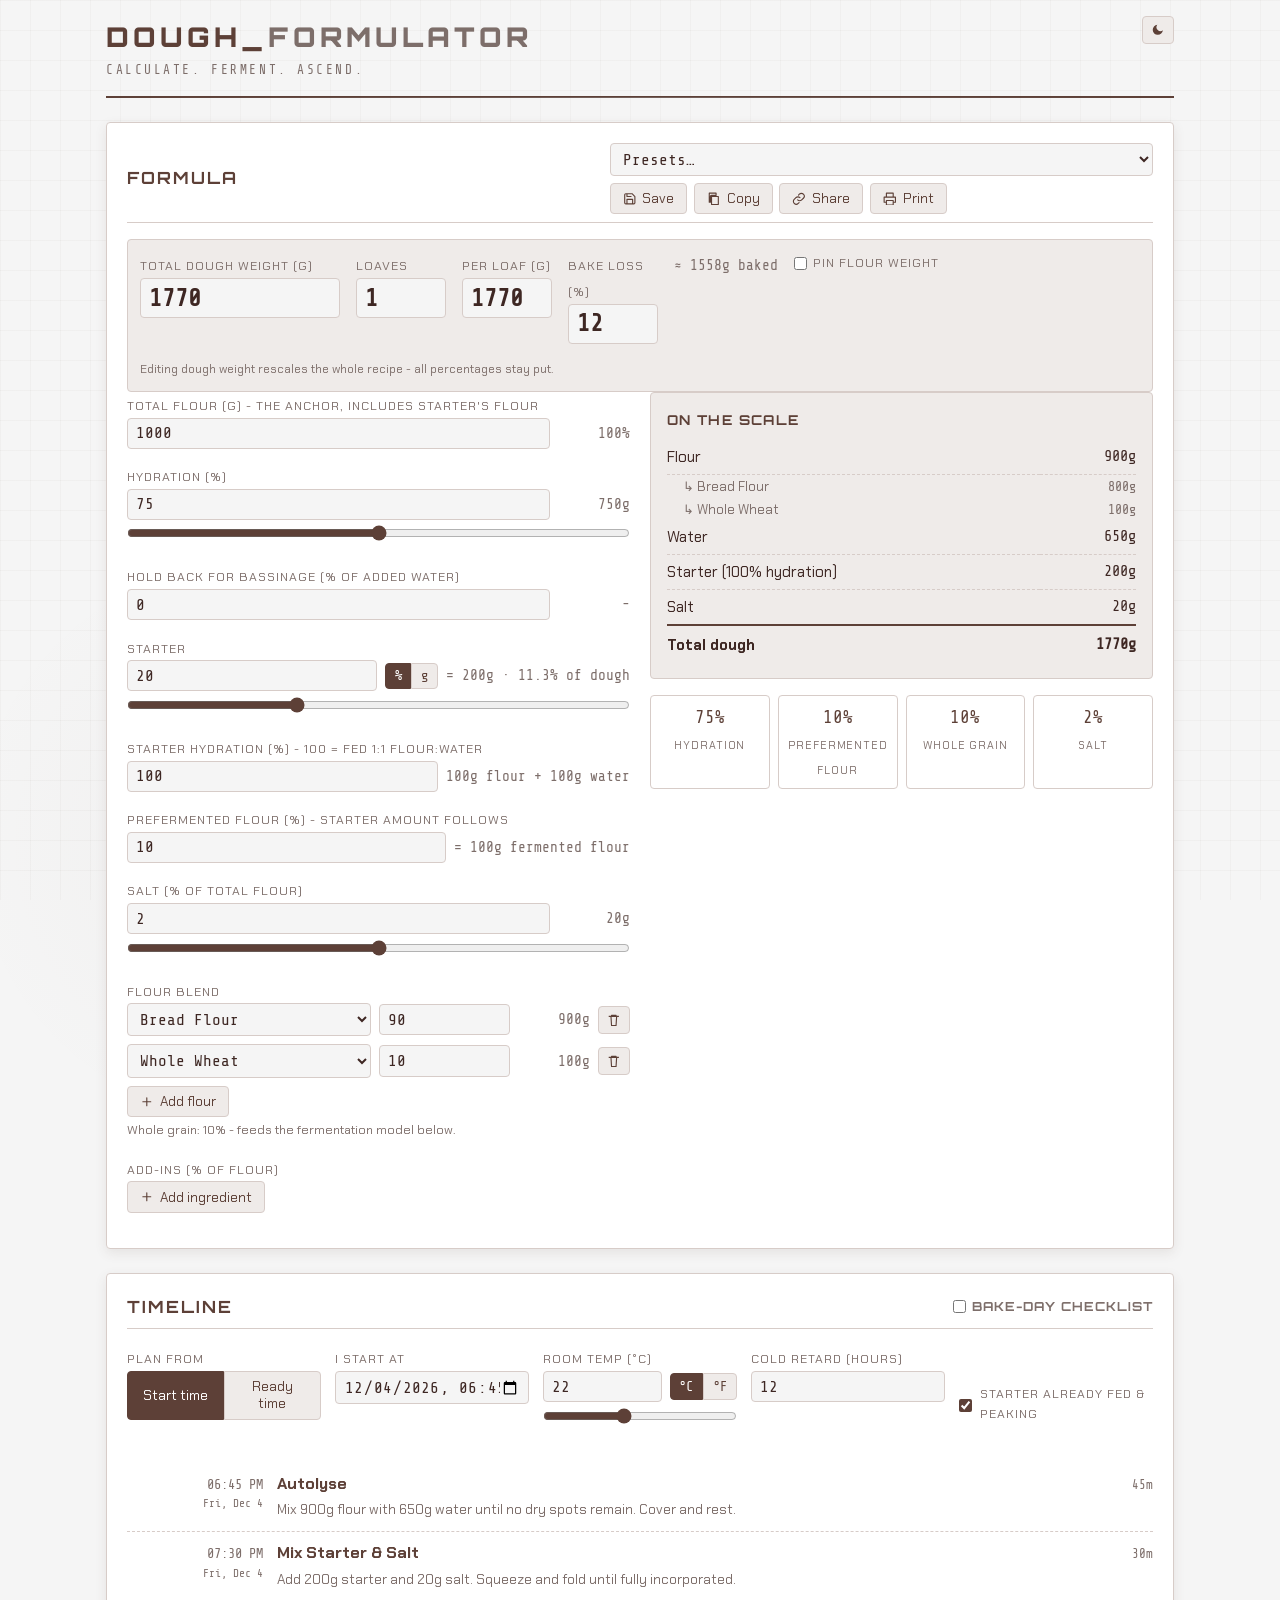
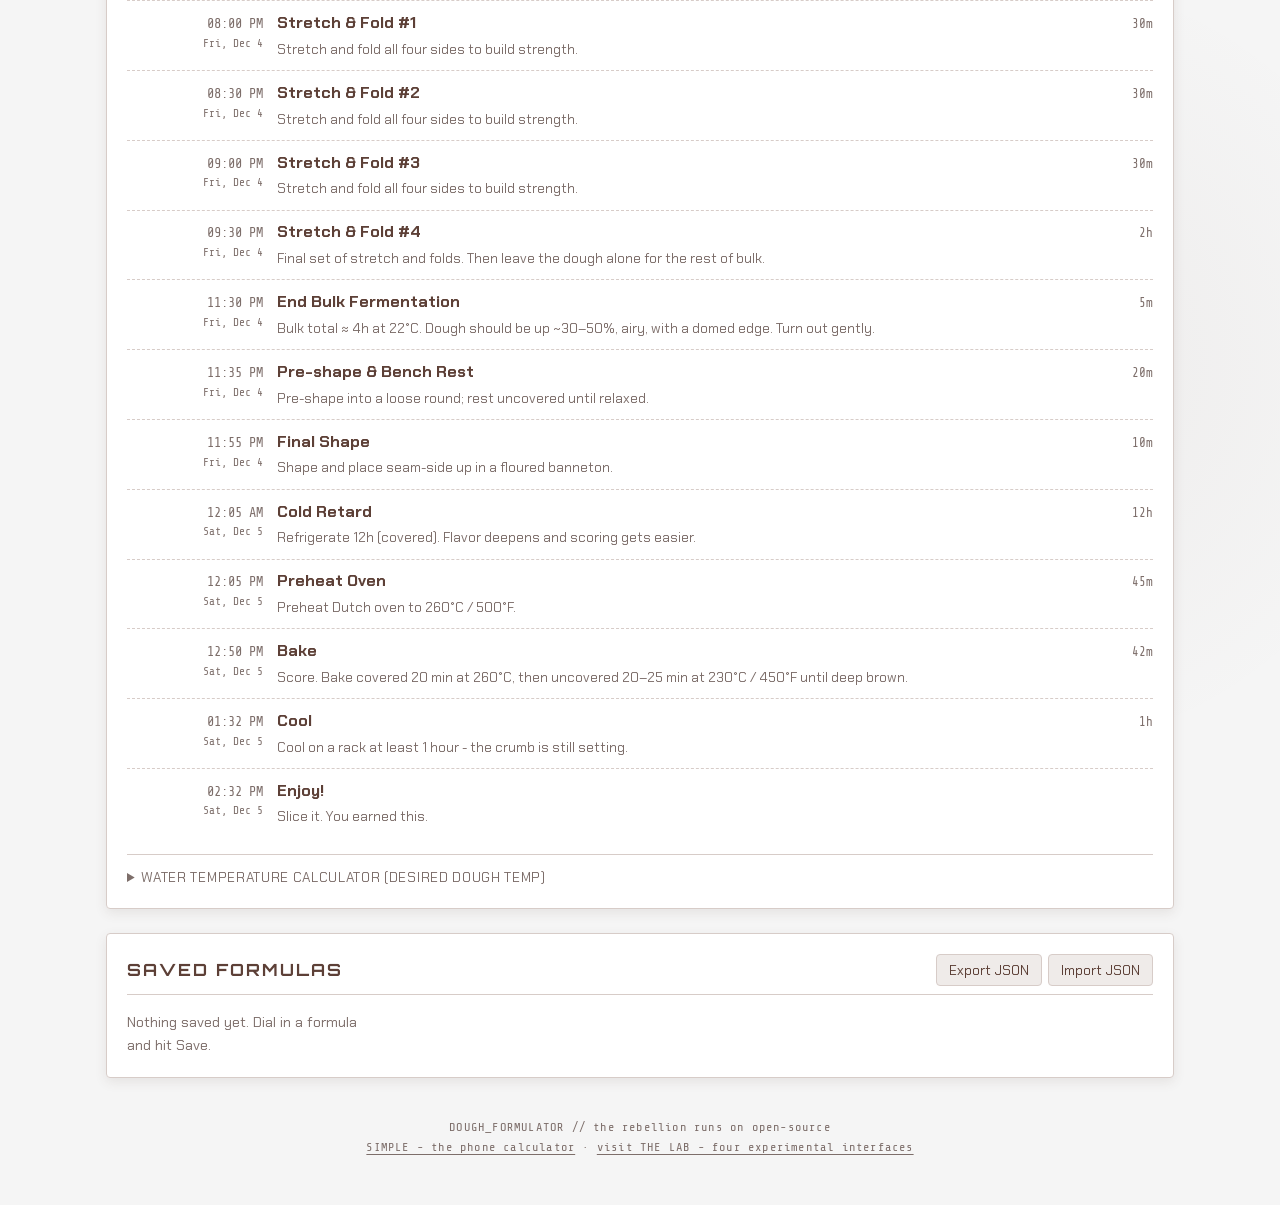
<file: index.html>
<!DOCTYPE html>
<html lang="en">
<head>
    <meta charset="UTF-8">
    <meta name="viewport" content="width=device-width, initial-scale=1.0">
    <meta name="description" content="Sourdough calculator: exact baker's math, adaptive fermentation timeline, shareable formulas.">
    <title>DOUGH_FORMULATOR | Sourdough Calculator</title>
    <link rel="icon" href="data:image/svg+xml,<svg xmlns='http://www.w3.org/2000/svg' viewBox='0 0 100 100'><text y='.9em' font-size='90'>🍞</text></svg>">
    <link rel="stylesheet" href="css/styles.css">
  <!-- GoatCounter Analytics -->
  <script data-goatcounter="https://yamir.goatcounter.com/count"
          async src="//gc.zgo.at/count.js"></script>
</head>
<body>
    <!-- Inline SVG icon library -->
    <svg xmlns="http://www.w3.org/2000/svg" style="display:none">
        <symbol id="i-moon" viewBox="0 0 24 24"><path d="M21 12.8A9 9 0 1 1 11.2 3a7 7 0 0 0 9.8 9.8z"/></symbol>
        <symbol id="i-sun" viewBox="0 0 24 24"><path d="M12 17a5 5 0 1 0 0-10 5 5 0 0 0 0 10zm0-15v3m0 14v3M2 12h3m14 0h3M4.9 4.9l2.1 2.1m10 10 2.1 2.1m0-14.2-2.1 2.1m-10 10-2.1 2.1" stroke="currentColor" stroke-width="2" fill="none" stroke-linecap="round"/></symbol>
        <symbol id="i-copy" viewBox="0 0 24 24"><path d="M8 8h12v14H8zM4 2h12v4H8a2 2 0 0 0-2 2v10H4z" fill="none" stroke="currentColor" stroke-width="2" stroke-linejoin="round"/></symbol>
        <symbol id="i-link" viewBox="0 0 24 24"><path d="M10 14a5 5 0 0 0 7.1 0l3-3a5 5 0 0 0-7.1-7.1l-1.5 1.5M14 10a5 5 0 0 0-7.1 0l-3 3a5 5 0 0 0 7.1 7.1l1.5-1.5" fill="none" stroke="currentColor" stroke-width="2" stroke-linecap="round"/></symbol>
        <symbol id="i-print" viewBox="0 0 24 24"><path d="M6 9V2h12v7M6 18H2v-9h20v9h-4m-12-3h12v8H6z" fill="none" stroke="currentColor" stroke-width="2" stroke-linejoin="round"/></symbol>
        <symbol id="i-save" viewBox="0 0 24 24"><path d="M19 21H5a2 2 0 0 1-2-2V5a2 2 0 0 1 2-2h11l5 5v11a2 2 0 0 1-2 2zM17 21v-8H7v8M7 3v5h8" fill="none" stroke="currentColor" stroke-width="2" stroke-linejoin="round"/></symbol>
        <symbol id="i-plus" viewBox="0 0 24 24"><path d="M12 5v14M5 12h14" stroke="currentColor" stroke-width="2" fill="none" stroke-linecap="round"/></symbol>
        <symbol id="i-trash" viewBox="0 0 24 24"><path d="M3 6h18M8 6V4h8v2m1 0-1 16H8L7 6" fill="none" stroke="currentColor" stroke-width="2" stroke-linejoin="round"/></symbol>
    </svg>

    <div class="app-container">
        <header>
            <div class="brand">
                <h1>DOUGH_<span class="accent">FORMULATOR</span></h1>
                <div class="tagline">Calculate. Ferment. Ascend.</div>
            </div>
            <button id="theme-toggle" class="icon-btn" aria-label="Toggle dark mode">
                <svg><use href="#i-moon"/></svg>
            </button>
        </header>

        <main>
            <!-- ============ FORMULA ============ -->
            <section id="formula-card" class="card">
                <h2>
                    <span>Formula</span>
                    <span class="card-header-actions no-print">
                        <select id="preset-select" aria-label="Load a preset">
                            <option value="">Presets…</option>
                        </select>
                        <button id="save-btn" title="Save formula"><svg><use href="#i-save"/></svg><span>Save</span></button>
                        <button id="copy-btn" title="Copy formula as text"><svg><use href="#i-copy"/></svg><span>Copy</span></button>
                        <button id="share-btn" title="Copy shareable link"><svg><use href="#i-link"/></svg><span>Share</span></button>
                        <button id="print-btn" title="Print bake sheet"><svg><use href="#i-print"/></svg><span>Print</span></button>
                    </span>
                </h2>

                <div class="dough-weight-block print-keep">
                    <div class="field print-keep">
                        <label for="dough-weight">Total dough weight (g)</label>
                        <input type="number" id="dough-weight" min="200" max="50000" step="10">
                    </div>
                    <div class="field loaf-field print-keep">
                        <label for="num-loaves">Loaves</label>
                        <input type="number" id="num-loaves" min="1" max="40" step="1">
                    </div>
                    <div class="field loaf-field print-keep">
                        <label for="loaf-weight">Per loaf (g)</label>
                        <input type="number" id="loaf-weight" min="100" step="10">
                    </div>
                    <div class="field loaf-field no-print">
                        <label for="bake-loss" title="Weight lost to evaporation in the oven">Bake loss (%)</label>
                        <input type="number" id="bake-loss" min="0" max="30" step="1">
                    </div>
                    <span class="derived-value print-keep" id="out-baked" title="Estimated weight of each baked loaf"></span>
                    <label class="pin-flour-label no-print" title="When pinned, dough-weight edits change hydration instead of rescaling">
                        <input type="checkbox" id="pin-flour"> Pin flour weight
                    </label>
                    <span id="dough-caption" class="field-caption no-print">Editing dough weight rescales the whole recipe - all percentages stay put.</span>
                </div>

                <div class="formula-grid">
                    <div class="formula-inputs no-print">
                        <div class="field">
                            <label for="flour-total">Total flour (g) - the anchor, includes starter's flour</label>
                            <div class="row">
                                <input type="number" id="flour-total" min="100" max="20000" step="10">
                                <span class="derived-value">100%</span>
                            </div>
                        </div>

                        <div class="field">
                            <label for="hydration">Hydration (%)</label>
                            <div class="row">
                                <input type="number" id="hydration" min="40" max="120" step="0.5">
                                <span class="derived-value" id="out-water-total" title="Total water, including starter water"></span>
                            </div>
                            <input type="range" id="hydration-slider" min="50" max="100" step="1" aria-label="Hydration slider">
                        </div>

                        <div class="field">
                            <label for="reserved-water" title="Water held back from the initial mix, added during folds">Hold back for bassinage (% of added water)</label>
                            <div class="row">
                                <input type="number" id="reserved-water" min="0" max="50" step="5">
                                <span class="derived-value" id="out-reserved"></span>
                            </div>
                        </div>

                        <div class="field">
                            <label for="starter-value">Starter</label>
                            <div class="row">
                                <input type="number" id="starter-value" min="0" step="1">
                                <span class="unit-toggle">
                                    <button id="starter-unit-pct" class="active" title="Starter as % of total flour">%</button>
                                    <button id="starter-unit-g" title="Starter in grams">g</button>
                                </span>
                                <span class="derived-value" id="out-starter-alt"></span>
                            </div>
                            <input type="range" id="starter-slider" min="5" max="50" step="1" aria-label="Starter percentage slider">
                        </div>

                        <div class="field">
                            <label for="starter-hydration">Starter hydration (%) - 100 = fed 1:1 flour:water</label>
                            <div class="row">
                                <input type="number" id="starter-hydration" min="30" max="200" step="5">
                                <span class="derived-value" id="out-starter-split" title="Flour + water inside your starter"></span>
                            </div>
                        </div>

                        <div class="field">
                            <label for="pff" title="How much of the total flour has already fermented inside the starter">Prefermented flour (%) - starter amount follows</label>
                            <div class="row">
                                <input type="number" id="pff" min="0.5" max="60" step="0.5">
                                <span class="derived-value" id="out-pff-note"></span>
                            </div>
                        </div>

                        <div class="field">
                            <label for="salt-pct" title="Salt % is of total flour, including flour from your starter">Salt (% of total flour)</label>
                            <div class="row">
                                <input type="number" id="salt-pct" min="0" max="5" step="0.1">
                                <span class="derived-value" id="out-salt"></span>
                            </div>
                            <input type="range" id="salt-slider" min="0" max="4" step="0.1" aria-label="Salt slider">
                        </div>

                        <div class="field">
                            <label>Flour blend</label>
                            <div id="blend-rows"></div>
                            <button id="add-flour-btn"><svg><use href="#i-plus"/></svg><span>Add flour</span></button>
                            <div class="subtle-note" id="blend-note"></div>
                        </div>

                        <div class="field">
                            <label title="Seeds, oil, syrup… Liquid add-ins count as water, so true hydration holds automatically">Add-ins (% of flour)</label>
                            <div id="addin-rows"></div>
                            <button id="add-addin-btn"><svg><use href="#i-plus"/></svg><span>Add ingredient</span></button>
                            <div class="subtle-note" id="addin-note"></div>
                        </div>
                    </div>

                    <div>
                        <div class="mix-panel print-keep">
                            <h3>On the scale</h3>
                            <table class="mix-table">
                                <tbody id="mix-body"></tbody>
                            </table>
                        </div>
                        <div class="stats-panel print-keep" id="stats-panel"></div>
                    </div>
                </div>
            </section>

            <!-- ============ TIMELINE ============ -->
            <section id="timeline-card" class="card">
                <h2>
                    <span>Timeline</span>
                    <span class="card-header-actions no-print">
                        <label class="pin-flour-label"><input type="checkbox" id="checklist-toggle"> Bake-day checklist</label>
                    </span>
                </h2>

                <div class="timeline-controls no-print">
                    <div class="field">
                        <label>Plan from</label>
                        <div class="mode-toggle">
                            <button id="mode-start" class="active">Start time</button>
                            <button id="mode-ready">Ready time</button>
                        </div>
                    </div>
                    <div class="field">
                        <label for="anchor-time" id="anchor-time-label">I start at</label>
                        <input type="datetime-local" id="anchor-time">
                    </div>
                    <div class="field">
                        <label for="room-temp"><span id="room-temp-label">Room temp</span></label>
                        <div class="row">
                            <input type="number" id="room-temp" step="1">
                            <span class="unit-toggle">
                                <button id="temp-unit-c" class="active">°C</button>
                                <button id="temp-unit-f">°F</button>
                            </span>
                        </div>
                        <input type="range" id="room-temp-slider" min="15" max="32" step="1" aria-label="Room temperature slider">
                    </div>
                    <div class="field">
                        <label for="retard-hours">Cold retard (hours)</label>
                        <input type="number" id="retard-hours" min="0" max="48" step="1">
                    </div>
                    <div class="checkbox-field">
                        <input type="checkbox" id="starter-fed" checked>
                        <label for="starter-fed">Starter already fed &amp; peaking</label>
                    </div>
                </div>

                <ol class="schedule" id="schedule-list"></ol>

                <details class="ddt-panel no-print">
                    <summary>Water temperature calculator (desired dough temp)</summary>
                    <div class="ddt-grid">
                        <div class="field">
                            <label for="ddt">Target dough temp (°C)</label>
                            <input type="number" id="ddt" value="25" step="0.5">
                        </div>
                        <div class="field">
                            <label for="flour-temp">Flour temp (°C)</label>
                            <input type="number" id="flour-temp" value="21" step="0.5">
                        </div>
                        <div class="field">
                            <label for="starter-temp">Starter temp (°C)</label>
                            <input type="number" id="starter-temp" value="23" step="0.5">
                        </div>
                        <div class="ddt-result" id="ddt-result"></div>
                    </div>
                </details>
            </section>

            <!-- ============ SAVED ============ -->
            <section id="saved-card" class="card">
                <h2>
                    <span>Saved Formulas</span>
                    <span class="card-header-actions">
                        <button id="export-btn">Export JSON</button>
                        <button id="import-btn">Import JSON</button>
                        <input type="file" id="import-file" accept=".json,application/json" style="display:none">
                    </span>
                </h2>
                <div class="saved-grid" id="saved-grid"></div>
            </section>
        </main>

        <footer>DOUGH_FORMULATOR // the rebellion runs on open-source<br>
            <a id="simple-link" href="simple/">SIMPLE - the phone calculator</a> ·
            <a id="lab-link" href="lab/">visit THE LAB - four experimental interfaces</a></footer>
    </div>

    <dialog id="save-dialog">
        <h3>Save Formula</h3>
        <div class="field">
            <label for="save-name">Name</label>
            <input type="text" id="save-name" placeholder="e.g. Saturday country loaf">
        </div>
        <div class="field">
            <label for="save-notes">Notes</label>
            <textarea id="save-notes" rows="3" placeholder="optional"></textarea>
        </div>
        <div class="dialog-actions">
            <button id="save-cancel">Cancel</button>
            <button id="save-confirm" class="primary">Save</button>
        </div>
    </dialog>

    <div class="toast" id="toast"></div>

    <script type="module" src="js/app.js"></script>
</body>
</html>
</file>
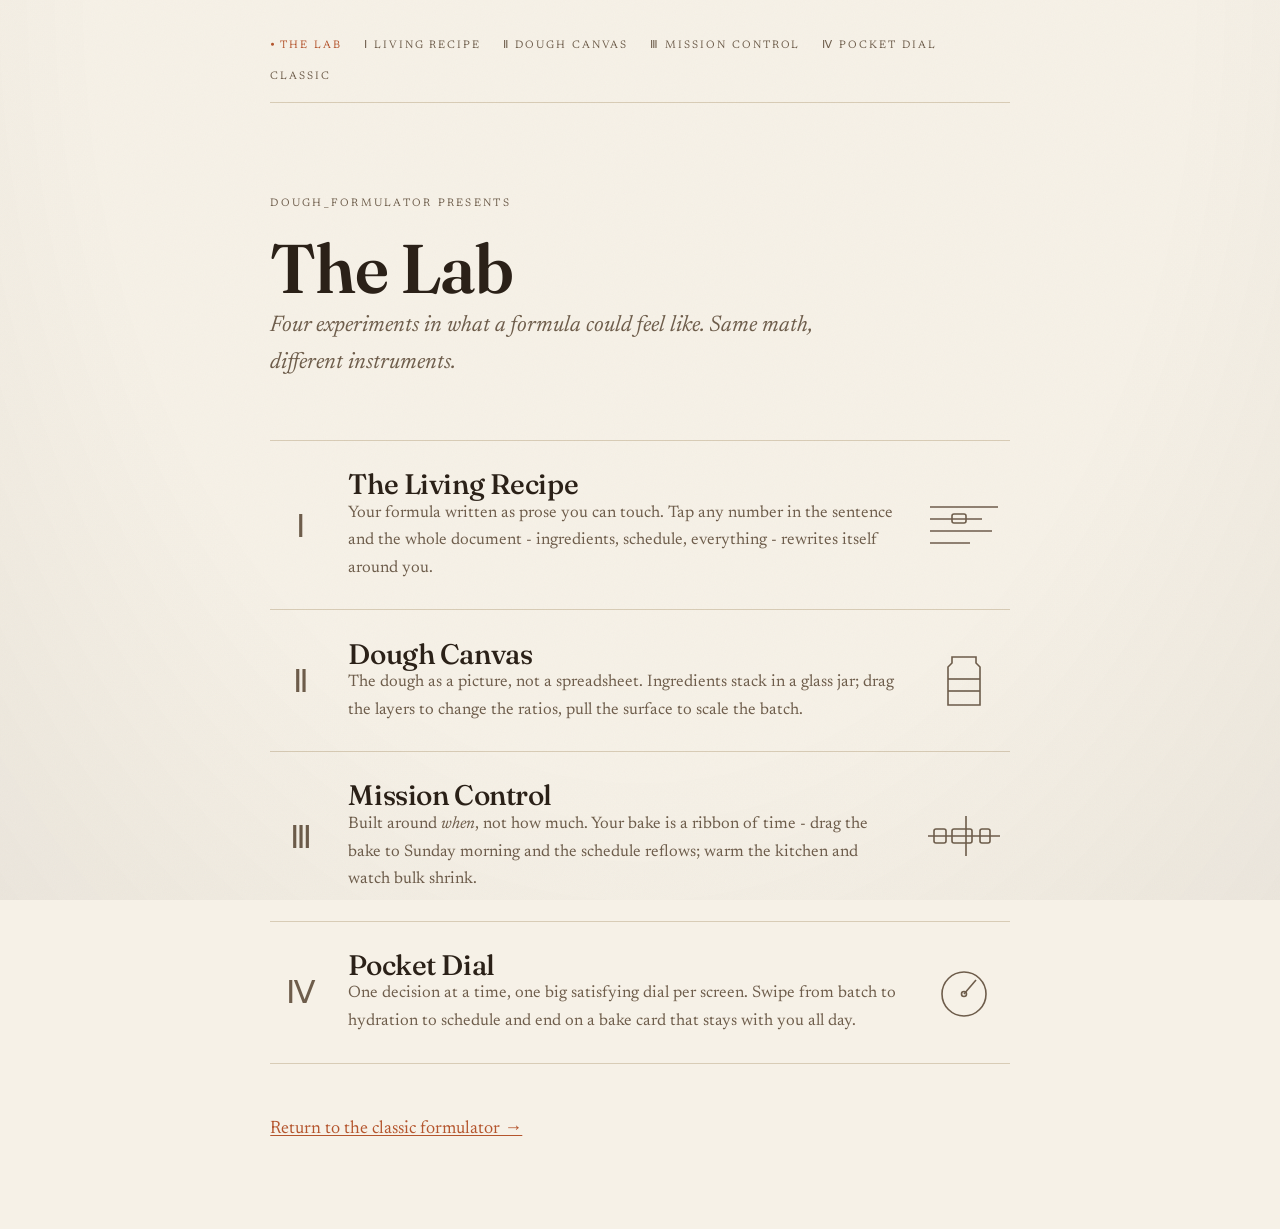
<file: lab/index.html>
<!DOCTYPE html>
<html lang="en">
<head>
    <meta charset="UTF-8">
    <meta name="viewport" content="width=device-width, initial-scale=1.0">
    <meta name="description" content="THE LAB - four experiments in what a sourdough formula could feel like.">
    <title>THE LAB - Dough Formulator</title>
    <link rel="icon" href="data:image/svg+xml,<svg xmlns='http://www.w3.org/2000/svg' viewBox='0 0 100 100'><text y='.9em' font-size='90'>🥖</text></svg>">
    <link rel="preconnect" href="https://fonts.googleapis.com">
    <link rel="preconnect" href="https://fonts.gstatic.com" crossorigin>
    <link href="https://fonts.googleapis.com/css2?family=Fraunces:ital,opsz,wght@0,9..144,300..700;1,9..144,300..700&family=Newsreader:ital,opsz,wght@0,6..72,400;0,6..72,500;1,6..72,400&family=IBM+Plex+Mono:wght@400;500&display=swap" rel="stylesheet">
    <link rel="stylesheet" href="lab.css">
  <!-- GoatCounter Analytics -->
  <script data-goatcounter="https://yamir.goatcounter.com/count"
          async src="//gc.zgo.at/count.js"></script>
</head>
<body>
    <div class="page">
        <nav id="lab-nav"></nav>

        <header class="hub-masthead">
            <span class="smallcaps over">dough_formulator presents</span>
            <h1>The Lab</h1>
            <p class="dek">Four experiments in what a formula could feel like. Same math, different instruments.</p>
        </header>

        <ul class="toc">
            <li>
                <a href="recipe.html">
                    <span class="roman">Ⅰ</span>
                    <span>
                        <h3>The Living Recipe</h3>
                        <p>Your formula written as prose you can touch. Tap any number in the sentence and the whole document - ingredients, schedule, everything - rewrites itself around you.</p>
                    </span>
                    <svg class="vignette" viewBox="0 0 84 64" aria-hidden="true">
                        <line x1="8" y1="14" x2="76" y2="14"/>
                        <line x1="8" y1="26" x2="60" y2="26"/>
                        <rect x="30" y="21" width="14" height="9" rx="2"/>
                        <line x1="8" y1="38" x2="70" y2="38"/>
                        <line x1="8" y1="50" x2="48" y2="50"/>
                    </svg>
                </a>
            </li>
            <li>
                <a href="canvas.html">
                    <span class="roman">Ⅱ</span>
                    <span>
                        <h3>Dough Canvas</h3>
                        <p>The dough as a picture, not a spreadsheet. Ingredients stack in a glass jar; drag the layers to change the ratios, pull the surface to scale the batch.</p>
                    </span>
                    <svg class="vignette" viewBox="0 0 84 64" aria-hidden="true">
                        <path d="M30 8 h24 v6 l4 4 v38 h-32 v-38 l4 -4 z"/>
                        <line x1="26" y1="30" x2="58" y2="30"/>
                        <line x1="26" y1="42" x2="58" y2="42"/>
                    </svg>
                </a>
            </li>
            <li>
                <a href="control.html">
                    <span class="roman">Ⅲ</span>
                    <span>
                        <h3>Mission Control</h3>
                        <p>Built around <em>when</em>, not how much. Your bake is a ribbon of time - drag the bake to Sunday morning and the schedule reflows; warm the kitchen and watch bulk shrink.</p>
                    </span>
                    <svg class="vignette" viewBox="0 0 84 64" aria-hidden="true">
                        <line x1="6" y1="32" x2="78" y2="32"/>
                        <rect x="12" y="25" width="12" height="14" rx="2"/>
                        <rect x="30" y="25" width="20" height="14" rx="2"/>
                        <rect x="58" y="25" width="10" height="14" rx="2"/>
                        <line x1="44" y1="12" x2="44" y2="52"/>
                    </svg>
                </a>
            </li>
            <li>
                <a href="dial.html">
                    <span class="roman">Ⅳ</span>
                    <span>
                        <h3>Pocket Dial</h3>
                        <p>One decision at a time, one big satisfying dial per screen. Swipe from batch to hydration to schedule and end on a bake card that stays with you all day.</p>
                    </span>
                    <svg class="vignette" viewBox="0 0 84 64" aria-hidden="true">
                        <circle cx="42" cy="34" r="22"/>
                        <line x1="42" y1="34" x2="54" y2="20"/>
                        <circle cx="42" cy="34" r="2.5"/>
                    </svg>
                </a>
            </li>
        </ul>

        <p class="hub-footer"><a id="classic-link" href="../index.html">Return to the classic formulator →</a></p>
    </div>

    <script type="module">
        import { renderSwitcher } from './lab-common.js';
        renderSwitcher(document.getElementById('lab-nav'), 'hub');
        // Carry any formula hash through every link on this page
        const carry = () => {
            for (const a of document.querySelectorAll('.toc a, #classic-link')) {
                a.href = a.getAttribute('href').split('#')[0] + location.hash;
            }
        };
        carry();
        addEventListener('hashchange', carry);
    </script>
</body>
</html>
</file>
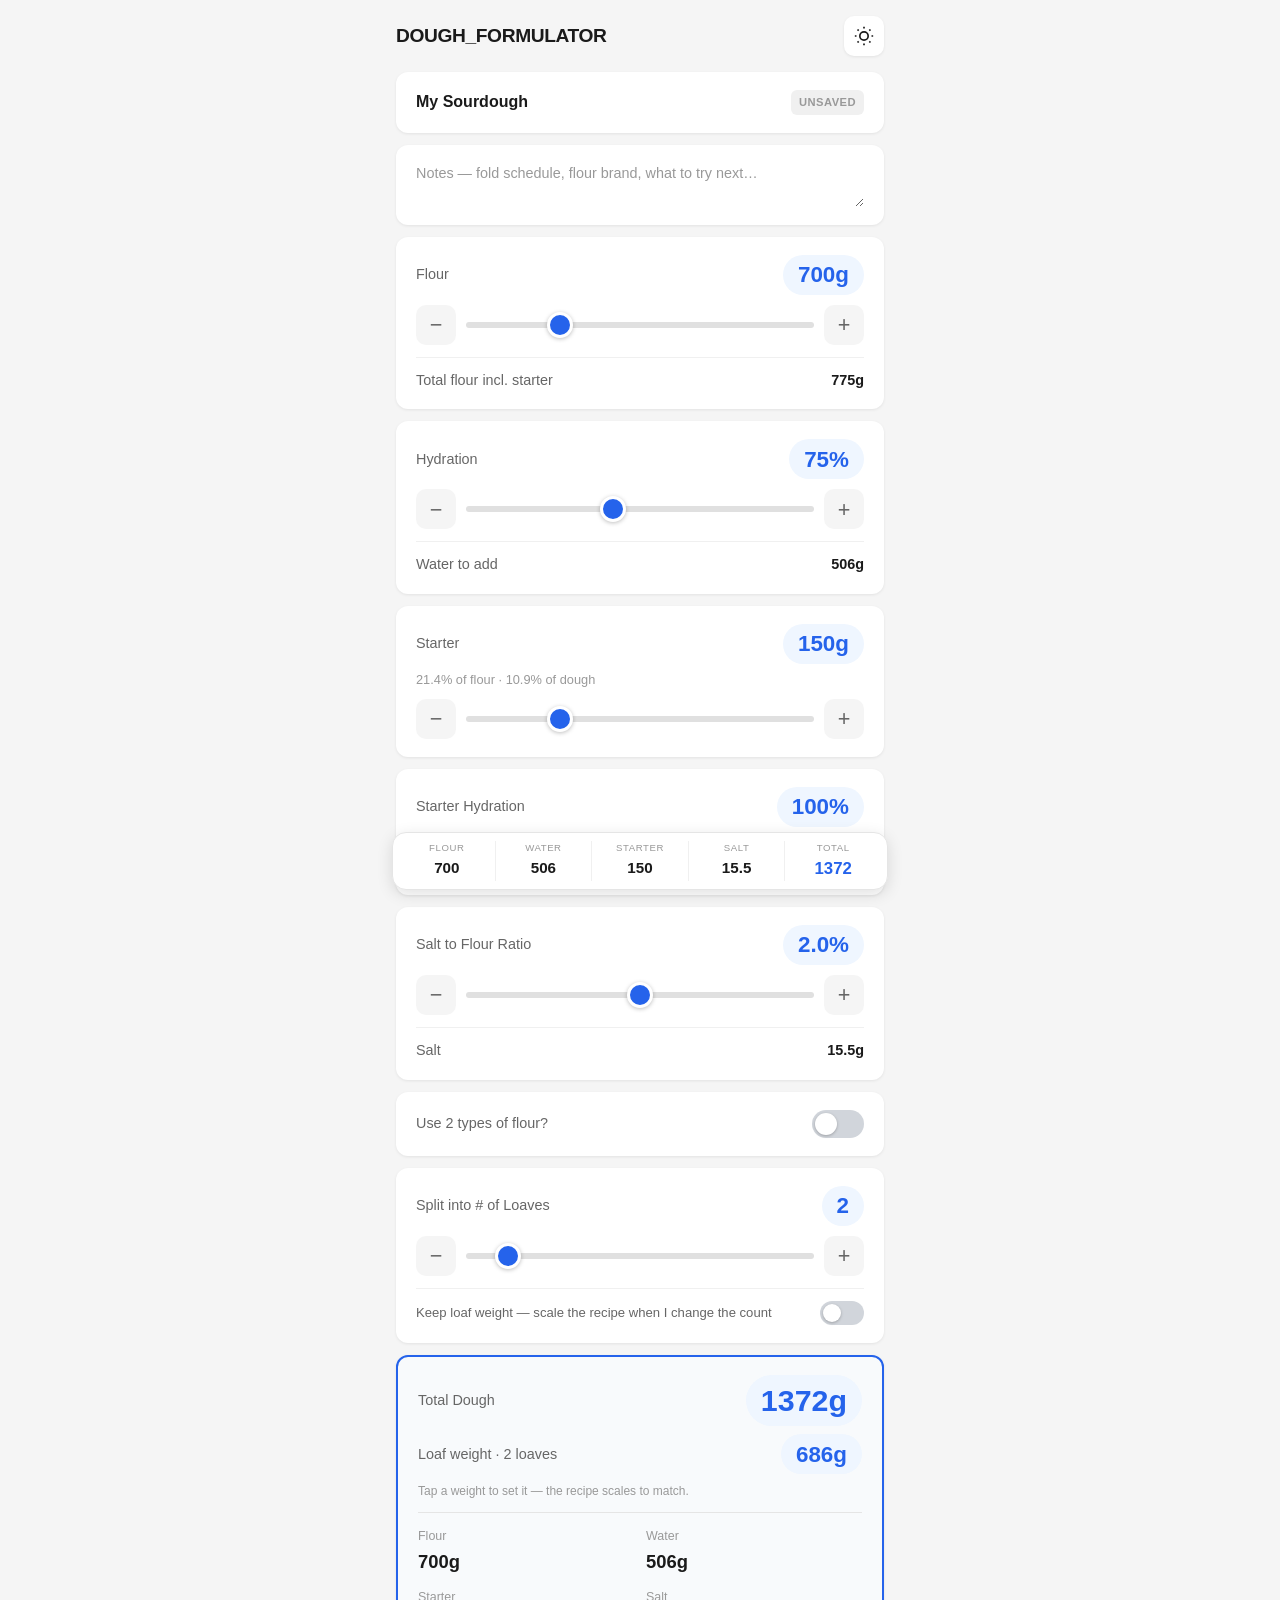
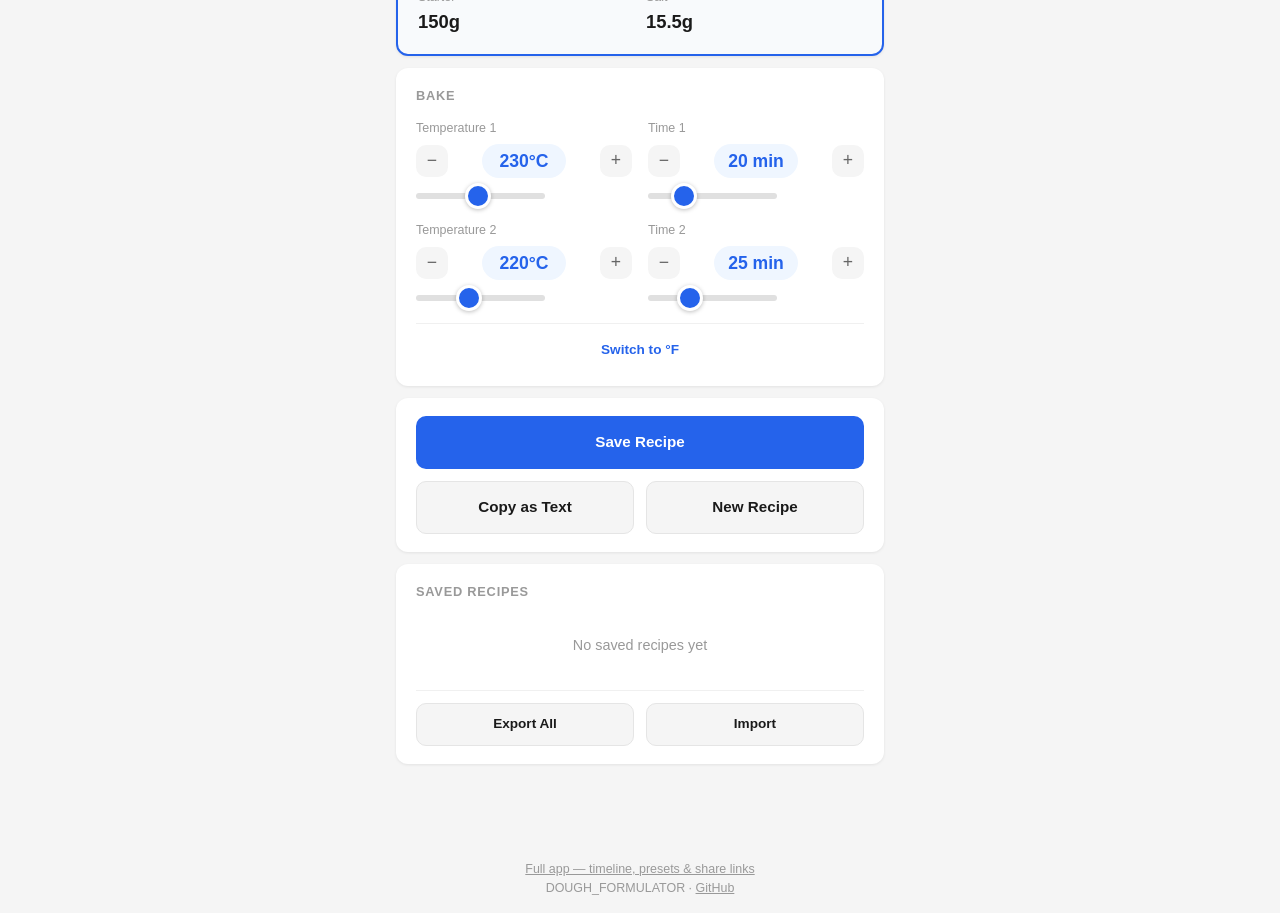
<file: simple/index.html>
<!DOCTYPE html>
<html lang="en">
<head>
    <meta charset="UTF-8">
    <meta name="viewport" content="width=device-width, initial-scale=1.0, viewport-fit=cover">
    <meta name="description" content="A fast, accurate sourdough calculator: flour, hydration, starter, salt, loaves and bake times.">
    <meta name="theme-color" content="#f5f5f5" media="(prefers-color-scheme: light)">
    <meta name="theme-color" content="#0f0f0f" media="(prefers-color-scheme: dark)">
    <meta name="mobile-web-app-capable" content="yes">
    <meta name="apple-mobile-web-app-capable" content="yes">
    <meta name="apple-mobile-web-app-title" content="Dough">

    <title>DOUGH_FORMULATOR · Simple</title>

    <link rel="manifest" href="manifest.json">
    <link rel="icon" href="icon.svg" type="image/svg+xml">
    <link rel="stylesheet" href="css/styles.css">

    <script>
        // Apply the saved theme before first paint to avoid a flash
        (function () {
            try {
                var t = localStorage.getItem('dough_formulator_theme');
                if (!t && window.matchMedia('(prefers-color-scheme: dark)').matches) t = 'dark';
                if (t) document.documentElement.setAttribute('data-theme', t);
            } catch (e) { /* ignore */ }
        })();
    </script>
  <!-- GoatCounter Analytics -->
  <script data-goatcounter="https://yamir.goatcounter.com/count"
          async src="//gc.zgo.at/count.js"></script>
</head>
<body>
    <div class="app">
        <header class="app-header">
            <h1>DOUGH_FORMULATOR</h1>
            <button id="theme-toggle" class="icon-btn" type="button" aria-label="Toggle dark mode">
                <svg class="icon-sun" viewBox="0 0 24 24" fill="none" stroke="currentColor" stroke-width="2" aria-hidden="true">
                    <circle cx="12" cy="12" r="5"></circle>
                    <path d="M12 1v2M12 21v2M4.22 4.22l1.42 1.42M18.36 18.36l1.42 1.42M1 12h2M21 12h2M4.22 19.78l1.42-1.42M18.36 5.64l1.42-1.42"></path>
                </svg>
                <svg class="icon-moon" viewBox="0 0 24 24" fill="none" stroke="currentColor" stroke-width="2" aria-hidden="true">
                    <path d="M21 12.79A9 9 0 1 1 11.21 3 7 7 0 0 0 21 12.79z"></path>
                </svg>
            </button>
        </header>

        <main class="calculator">
            <!-- Recipe name -->
            <div class="card recipe-name-card">
                <input type="text" id="recipe-name" class="recipe-name-input" placeholder="Recipe name" value="My Sourdough" aria-label="Recipe name" maxlength="80">
                <span class="recipe-status" id="recipe-status" data-state="unsaved">Unsaved</span>
            </div>

            <!-- Notes -->
            <div class="card notes-card">
                <textarea id="recipe-notes" class="notes-input" rows="2" placeholder="Notes — fold schedule, flour brand, what to try next…" aria-label="Notes"></textarea>
            </div>

            <!-- Flour -->
            <div class="card">
                <div class="card-header">
                    <span class="card-label">Flour</span>
                    <button type="button" class="value-btn" id="flour-display" data-field="flour" aria-label="Flour, tap to edit">700g</button>
                </div>
                <div class="slider-row">
                    <button type="button" class="adjust-btn" data-target="flour" data-delta="-10" aria-label="Less flour">−</button>
                    <input type="range" id="flour" class="slider" min="100" max="2500" value="700" step="10" aria-label="Flour">
                    <button type="button" class="adjust-btn" data-target="flour" data-delta="10" aria-label="More flour">+</button>
                </div>
                <div class="card-detail">
                    <span>Total flour incl. starter</span>
                    <span id="total-flour-detail">775g</span>
                </div>
            </div>

            <!-- Hydration -->
            <div class="card">
                <div class="card-header">
                    <span class="card-label">Hydration</span>
                    <button type="button" class="value-btn" id="hydration-display" data-field="hydration" aria-label="Hydration, tap to edit">75%</button>
                </div>
                <div class="slider-row">
                    <button type="button" class="adjust-btn" data-target="hydration" data-delta="-1" aria-label="Less hydration">−</button>
                    <input type="range" id="hydration" class="slider" min="50" max="110" value="75" step="1" aria-label="Hydration">
                    <button type="button" class="adjust-btn" data-target="hydration" data-delta="1" aria-label="More hydration">+</button>
                </div>
                <div class="card-detail">
                    <span>Water to add</span>
                    <span id="water-detail">506g</span>
                </div>
                <div id="water-warning" class="card-warning hidden">
                    Your starter brings more water than this hydration allows. Raise the hydration, use less starter, or use a stiffer starter.
                </div>
            </div>

            <!-- Starter -->
            <div class="card">
                <div class="card-header">
                    <span class="card-label">Starter</span>
                    <button type="button" class="value-btn" id="starter-display" data-field="starter" aria-label="Starter, tap to edit">150g</button>
                </div>
                <div class="card-subtitle" id="starter-pcts">21.4% of flour · 10.9% of dough</div>
                <div class="slider-row">
                    <button type="button" class="adjust-btn" data-target="starter" data-delta="-5" aria-label="Less starter">−</button>
                    <input type="range" id="starter" class="slider" min="0" max="600" value="150" step="5" aria-label="Starter">
                    <button type="button" class="adjust-btn" data-target="starter" data-delta="5" aria-label="More starter">+</button>
                </div>
            </div>

            <!-- Starter hydration -->
            <div class="card">
                <div class="card-header">
                    <span class="card-label">Starter Hydration</span>
                    <button type="button" class="value-btn" id="starter-hydration-display" data-field="starter-hydration" aria-label="Starter hydration, tap to edit">100%</button>
                </div>
                <div class="slider-row">
                    <button type="button" class="adjust-btn" data-target="starter-hydration" data-delta="-5" aria-label="Stiffer starter">−</button>
                    <input type="range" id="starter-hydration" class="slider" min="50" max="200" value="100" step="5" aria-label="Starter hydration">
                    <button type="button" class="adjust-btn" data-target="starter-hydration" data-delta="5" aria-label="Wetter starter">+</button>
                </div>
            </div>

            <!-- Salt -->
            <div class="card">
                <div class="card-header">
                    <span class="card-label">Salt to Flour Ratio</span>
                    <button type="button" class="value-btn" id="salt-pct-display" data-field="salt-pct" aria-label="Salt percentage, tap to edit">2.0%</button>
                </div>
                <div class="slider-row">
                    <button type="button" class="adjust-btn" data-target="salt-pct" data-delta="-0.1" aria-label="Less salt">−</button>
                    <input type="range" id="salt-pct" class="slider" min="0" max="4" value="2" step="0.1" aria-label="Salt percentage">
                    <button type="button" class="adjust-btn" data-target="salt-pct" data-delta="0.1" aria-label="More salt">+</button>
                </div>
                <div class="card-detail">
                    <span>Salt</span>
                    <span id="salt-detail">15.5g</span>
                </div>
            </div>

            <!-- Two flours toggle -->
            <div class="card">
                <label class="card-header toggle-row">
                    <span class="card-label">Use 2 types of flour?</span>
                    <span class="toggle">
                        <input type="checkbox" id="two-flour-toggle">
                        <span class="toggle-slider"></span>
                    </span>
                </label>
            </div>

            <!-- Flour blend -->
            <div class="card hidden" id="flour-blend-card">
                <div class="card-header">
                    <span class="card-label">Main Flour %</span>
                    <button type="button" class="value-btn" id="main-flour-pct-display" data-field="main-flour-pct" aria-label="Main flour percentage, tap to edit">80%</button>
                </div>
                <div class="slider-row">
                    <button type="button" class="adjust-btn" data-target="main-flour-pct" data-delta="-5" aria-label="Less main flour">−</button>
                    <input type="range" id="main-flour-pct" class="slider" min="0" max="100" value="80" step="5" aria-label="Main flour percentage">
                    <button type="button" class="adjust-btn" data-target="main-flour-pct" data-delta="5" aria-label="More main flour">+</button>
                </div>
                <div class="flour-split">
                    <div class="flour-split-item">
                        <span class="flour-split-label">Main</span>
                        <span class="flour-split-value" id="main-flour-display">560g</span>
                    </div>
                    <div class="flour-split-item">
                        <span class="flour-split-label">Second</span>
                        <span class="flour-split-value" id="second-flour-display">140g</span>
                    </div>
                </div>
            </div>

            <!-- Loaves -->
            <div class="card">
                <div class="card-header">
                    <span class="card-label">Split into # of Loaves</span>
                    <button type="button" class="value-btn" id="num-loaves-display" data-field="num-loaves" aria-label="Number of loaves, tap to edit">2</button>
                </div>
                <div class="slider-row">
                    <button type="button" class="adjust-btn" data-target="num-loaves" data-delta="-1" aria-label="Fewer loaves">−</button>
                    <input type="range" id="num-loaves" class="slider" min="1" max="12" value="2" step="1" aria-label="Number of loaves">
                    <button type="button" class="adjust-btn" data-target="num-loaves" data-delta="1" aria-label="More loaves">+</button>
                </div>
                <label class="inline-toggle">
                    <span>Keep loaf weight — scale the recipe when I change the count</span>
                    <span class="toggle small">
                        <input type="checkbox" id="keep-loaf-toggle">
                        <span class="toggle-slider"></span>
                    </span>
                </label>
            </div>

            <!-- Results -->
            <div class="card results-card">
                <div class="results-row">
                    <span class="results-title">Total Dough</span>
                    <button type="button" class="value-btn results-total" id="total-dough-display" data-field="total-dough" aria-label="Total dough weight, tap to set">1372g</button>
                </div>
                <div class="results-row">
                    <span class="results-title" id="loaf-count-label">Loaf weight · 2 loaves</span>
                    <button type="button" class="value-btn" id="loaf-weight-display" data-field="loaf-weight" aria-label="Loaf weight, tap to set">686g</button>
                </div>
                <p class="results-hint">Tap a weight to set it — the recipe scales to match.</p>
                <div class="results-divider"></div>
                <div class="results-grid">
                    <div class="result-item" id="result-flour">
                        <span class="result-label">Flour</span>
                        <span class="result-value" id="result-flour-display">700g</span>
                    </div>
                    <div class="result-item hidden" id="result-main-flour">
                        <span class="result-label">Main flour</span>
                        <span class="result-value" id="result-main-flour-display">560g</span>
                    </div>
                    <div class="result-item hidden" id="result-second-flour">
                        <span class="result-label">Second flour</span>
                        <span class="result-value" id="result-second-flour-display">140g</span>
                    </div>
                    <div class="result-item">
                        <span class="result-label">Water</span>
                        <span class="result-value" id="result-water-display">506g</span>
                    </div>
                    <div class="result-item">
                        <span class="result-label">Starter</span>
                        <span class="result-value" id="result-starter-display">150g</span>
                    </div>
                    <div class="result-item">
                        <span class="result-label">Salt</span>
                        <span class="result-value" id="result-salt-display">15.5g</span>
                    </div>
                </div>
            </div>

            <!-- Baking -->
            <div class="card">
                <div class="card-section-title">Bake</div>
                <div class="baking-row">
                    <div class="baking-item">
                        <span class="baking-label">Temperature 1</span>
                        <div class="baking-input-row">
                            <button type="button" class="adjust-btn small" data-target="bake-temp-1" data-delta="-5" aria-label="Lower temperature 1">−</button>
                            <button type="button" class="value-btn small" id="bake-temp-1-display" data-field="bake-temp-1" aria-label="Temperature 1, tap to edit">450°F</button>
                            <button type="button" class="adjust-btn small" data-target="bake-temp-1" data-delta="5" aria-label="Raise temperature 1">+</button>
                        </div>
                        <input type="range" id="bake-temp-1" class="slider" min="350" max="550" value="450" step="5" aria-label="Temperature 1">
                    </div>
                    <div class="baking-item">
                        <span class="baking-label">Time 1</span>
                        <div class="baking-input-row">
                            <button type="button" class="adjust-btn small" data-target="bake-time-1" data-delta="-1" aria-label="Less time 1">−</button>
                            <button type="button" class="value-btn small" id="bake-time-1-display" data-field="bake-time-1" aria-label="Time 1, tap to edit">20 min</button>
                            <button type="button" class="adjust-btn small" data-target="bake-time-1" data-delta="1" aria-label="More time 1">+</button>
                        </div>
                        <input type="range" id="bake-time-1" class="slider" min="0" max="90" value="20" step="1" aria-label="Time 1">
                    </div>
                </div>
                <div class="baking-row">
                    <div class="baking-item">
                        <span class="baking-label">Temperature 2</span>
                        <div class="baking-input-row">
                            <button type="button" class="adjust-btn small" data-target="bake-temp-2" data-delta="-5" aria-label="Lower temperature 2">−</button>
                            <button type="button" class="value-btn small" id="bake-temp-2-display" data-field="bake-temp-2" aria-label="Temperature 2, tap to edit">425°F</button>
                            <button type="button" class="adjust-btn small" data-target="bake-temp-2" data-delta="5" aria-label="Raise temperature 2">+</button>
                        </div>
                        <input type="range" id="bake-temp-2" class="slider" min="350" max="550" value="425" step="5" aria-label="Temperature 2">
                    </div>
                    <div class="baking-item">
                        <span class="baking-label">Time 2</span>
                        <div class="baking-input-row">
                            <button type="button" class="adjust-btn small" data-target="bake-time-2" data-delta="-1" aria-label="Less time 2">−</button>
                            <button type="button" class="value-btn small" id="bake-time-2-display" data-field="bake-time-2" aria-label="Time 2, tap to edit">25 min</button>
                            <button type="button" class="adjust-btn small" data-target="bake-time-2" data-delta="1" aria-label="More time 2">+</button>
                        </div>
                        <input type="range" id="bake-time-2" class="slider" min="0" max="90" value="25" step="1" aria-label="Time 2">
                    </div>
                </div>
                <div class="temp-unit-toggle">
                    <button type="button" id="temp-unit-btn" class="text-btn">Switch to °C</button>
                </div>
            </div>

            <!-- Actions -->
            <div class="card actions-card">
                <button type="button" id="save-btn" class="btn btn-primary btn-full">Save Recipe</button>
                <button type="button" id="copy-btn" class="btn btn-secondary">Copy as Text</button>
                <button type="button" id="new-btn" class="btn btn-secondary">New Recipe</button>
            </div>

            <!-- Saved recipes -->
            <div class="card" id="saved-recipes-card">
                <div class="card-section-title">Saved Recipes</div>
                <div id="saved-recipes-list" class="saved-recipes-list">
                    <p class="empty-state">No saved recipes yet</p>
                </div>
                <div class="recipes-actions">
                    <button type="button" id="export-btn" class="btn btn-secondary btn-small">Export All</button>
                    <label class="btn btn-secondary btn-small">
                        Import
                        <input type="file" id="import-input" accept=".json,application/json" class="hidden">
                    </label>
                </div>
            </div>
        </main>

        <footer class="app-footer">
            <p><a href="../">Full app — timeline, presets &amp; share links</a></p>
            <p>DOUGH_FORMULATOR · <a href="https://github.com/YAMIR-1138/dough_formulator" target="_blank" rel="noopener">GitHub</a></p>
        </footer>
    </div>

    <!-- Live summary -->
    <div class="summary-bar" aria-live="polite">
        <div class="summary-bar-inner">
            <div class="summary-item"><span class="summary-label">Flour</span><span class="summary-value" id="sum-flour">700</span></div>
            <div class="summary-item"><span class="summary-label">Water</span><span class="summary-value" id="sum-water">506</span></div>
            <div class="summary-item"><span class="summary-label">Starter</span><span class="summary-value" id="sum-starter">150</span></div>
            <div class="summary-item"><span class="summary-label">Salt</span><span class="summary-value" id="sum-salt">15.5</span></div>
            <div class="summary-item summary-total"><span class="summary-label">Total</span><span class="summary-value" id="sum-total">1372</span></div>
        </div>
    </div>

    <!-- Save modal -->
    <div id="save-modal" class="modal" role="dialog" aria-modal="true" aria-labelledby="save-modal-title">
        <div class="modal-content">
            <h2 id="save-modal-title">Save Recipe</h2>
            <input type="text" id="save-recipe-name" class="modal-input" placeholder="Recipe name" maxlength="80" aria-label="Recipe name">
            <div class="modal-actions">
                <button type="button" id="save-confirm" class="btn btn-primary">Save</button>
                <button type="button" id="save-as-new" class="btn btn-secondary hidden">Save as New</button>
                <button type="button" id="save-cancel" class="btn btn-secondary">Cancel</button>
            </div>
        </div>
    </div>

    <script src="js/calculator.js"></script>
    <script src="js/storage.js"></script>
    <script src="js/app.js"></script>
</body>
</html>
</file>
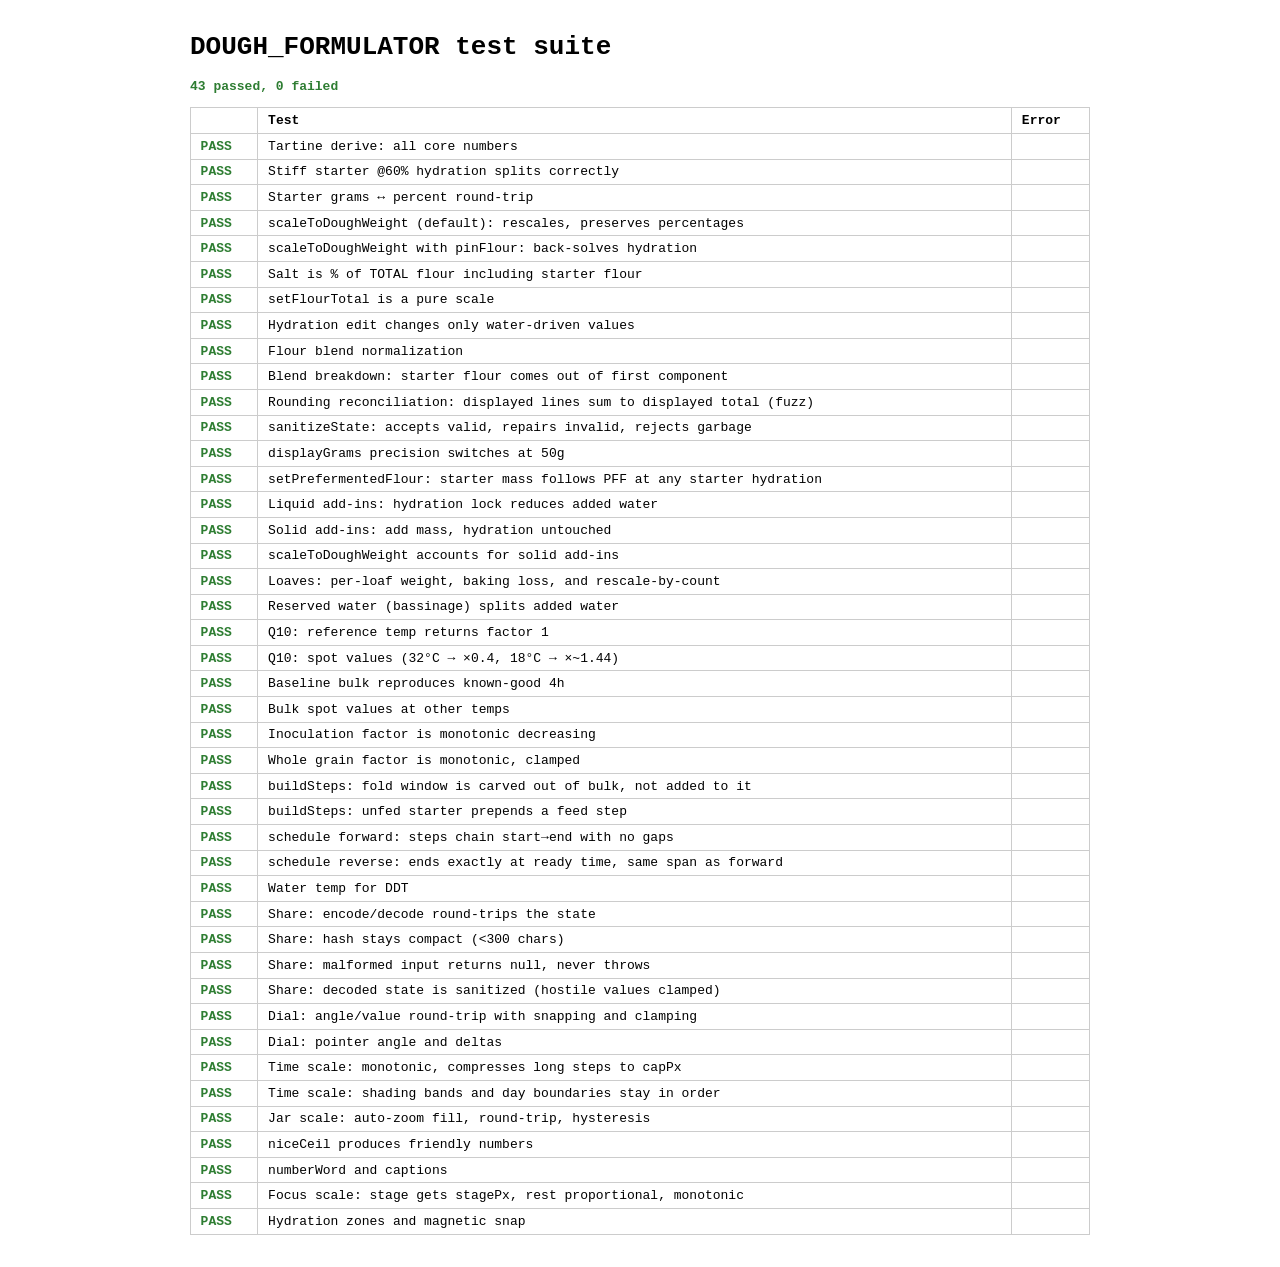
<file: tests.html>
<!DOCTYPE html>
<html lang="en">
<head>
    <meta charset="UTF-8">
    <meta name="viewport" content="width=device-width, initial-scale=1.0">
    <title>DOUGH_FORMULATOR - Tests</title>
    <style>
        body { font-family: monospace; max-width: 900px; margin: 2rem auto; padding: 0 1rem; }
        table { border-collapse: collapse; width: 100%; }
        td, th { border: 1px solid #ccc; padding: 0.3rem 0.6rem; text-align: left; }
        .pass td:first-child { color: #2e7d32; font-weight: bold; }
        .fail td:first-child, p.fail { color: #c62828; font-weight: bold; }
        p.pass { color: #2e7d32; }
    </style>
</head>
<body>
    <h1>DOUGH_FORMULATOR test suite</h1>
    <div id="results">Running…</div>
    <script type="module" src="tests/run.js"></script>
</body>
</html>
</file>
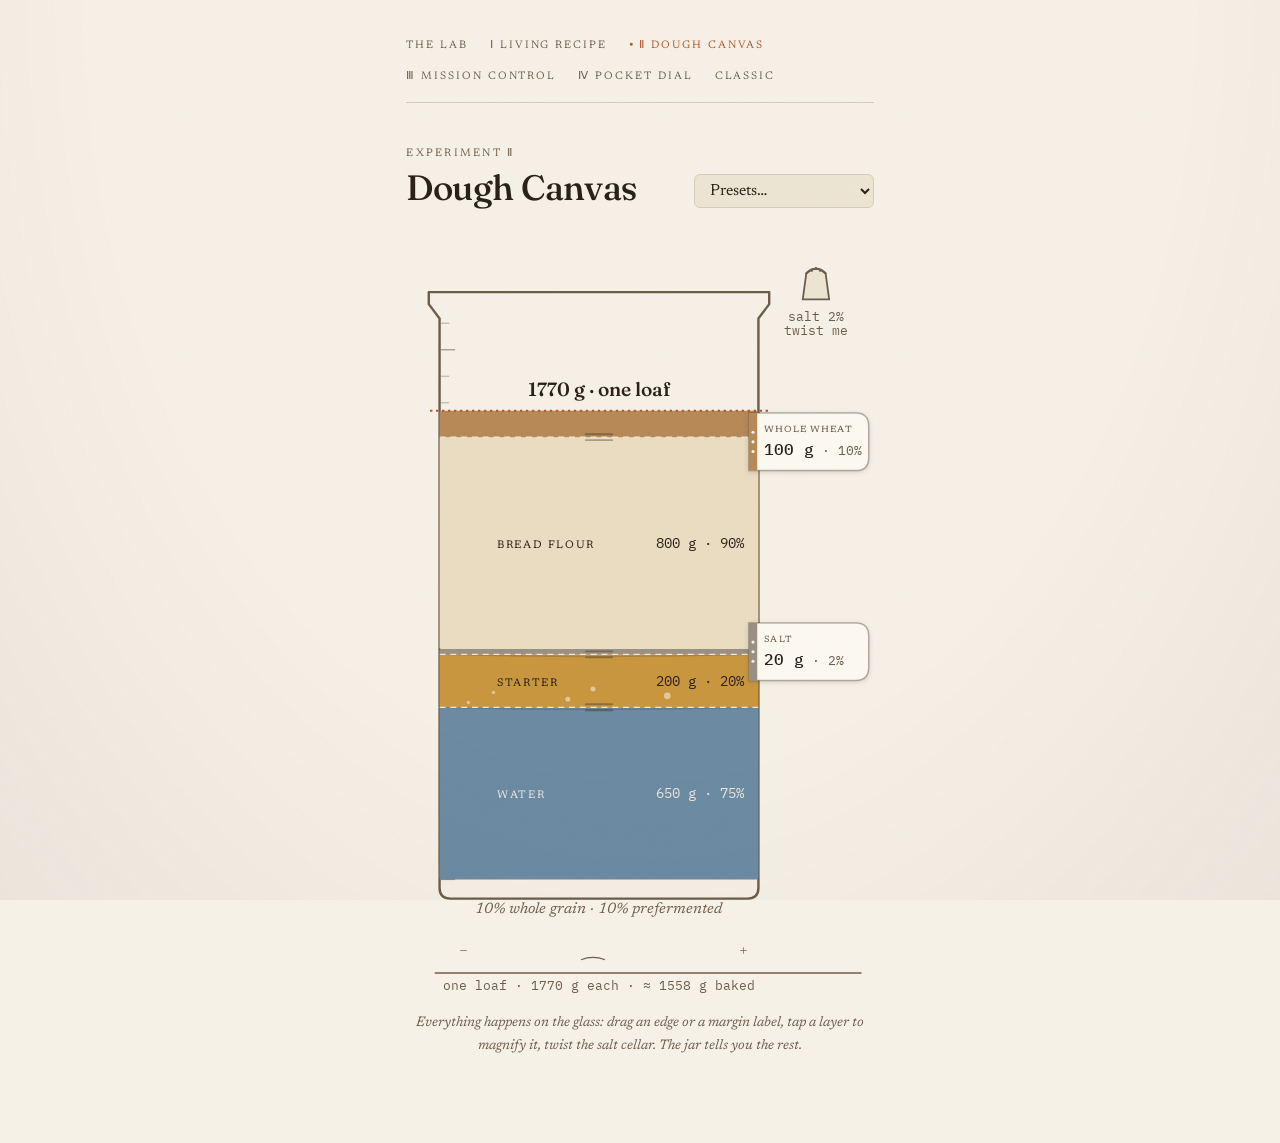
<file: lab/canvas.html>
<!DOCTYPE html>
<html lang="en">
<head>
    <meta charset="UTF-8">
    <meta name="viewport" content="width=device-width, initial-scale=1.0">
    <meta name="description" content="Dough Canvas - the formula as a living, self-annotating jar you sculpt by touch.">
    <title>Ⅱ Dough Canvas - THE LAB</title>
    <link rel="icon" href="data:image/svg+xml,<svg xmlns='http://www.w3.org/2000/svg' viewBox='0 0 100 100'><text y='.9em' font-size='90'>🥖</text></svg>">
    <link rel="preconnect" href="https://fonts.googleapis.com">
    <link rel="preconnect" href="https://fonts.gstatic.com" crossorigin>
    <link href="https://fonts.googleapis.com/css2?family=Fraunces:ital,opsz,wght@0,9..144,300..700;1,9..144,300..700&family=Newsreader:ital,opsz,wght@0,6..72,400;0,6..72,500;1,6..72,400&family=IBM+Plex+Mono:wght@400;500&display=swap" rel="stylesheet">
    <link rel="stylesheet" href="lab.css">
  <!-- GoatCounter Analytics -->
  <script data-goatcounter="https://yamir.goatcounter.com/count"
          async src="//gc.zgo.at/count.js"></script>
</head>
<body>
    <div class="page canvas-page">
        <nav id="lab-nav"></nav>

        <header class="canvas-header">
            <div>
                <span class="smallcaps">experiment Ⅱ</span>
                <h2>Dough Canvas</h2>
            </div>
            <select id="preset-select" class="no-print" aria-label="Load a preset">
                <option value="">Presets…</option>
            </select>
        </header>

        <svg id="jar" class="jar-svg v3" viewBox="0 0 390 660" aria-label="Dough composition canvas"></svg>

        <p class="caption no-print canvas-hint">
            Everything happens on the glass: drag an edge or a margin label, tap a layer to
            magnify it, twist the salt cellar. The jar tells you the rest.
        </p>
    </div>

    <script type="module" src="canvas.js"></script>
</body>
</html>
</file>
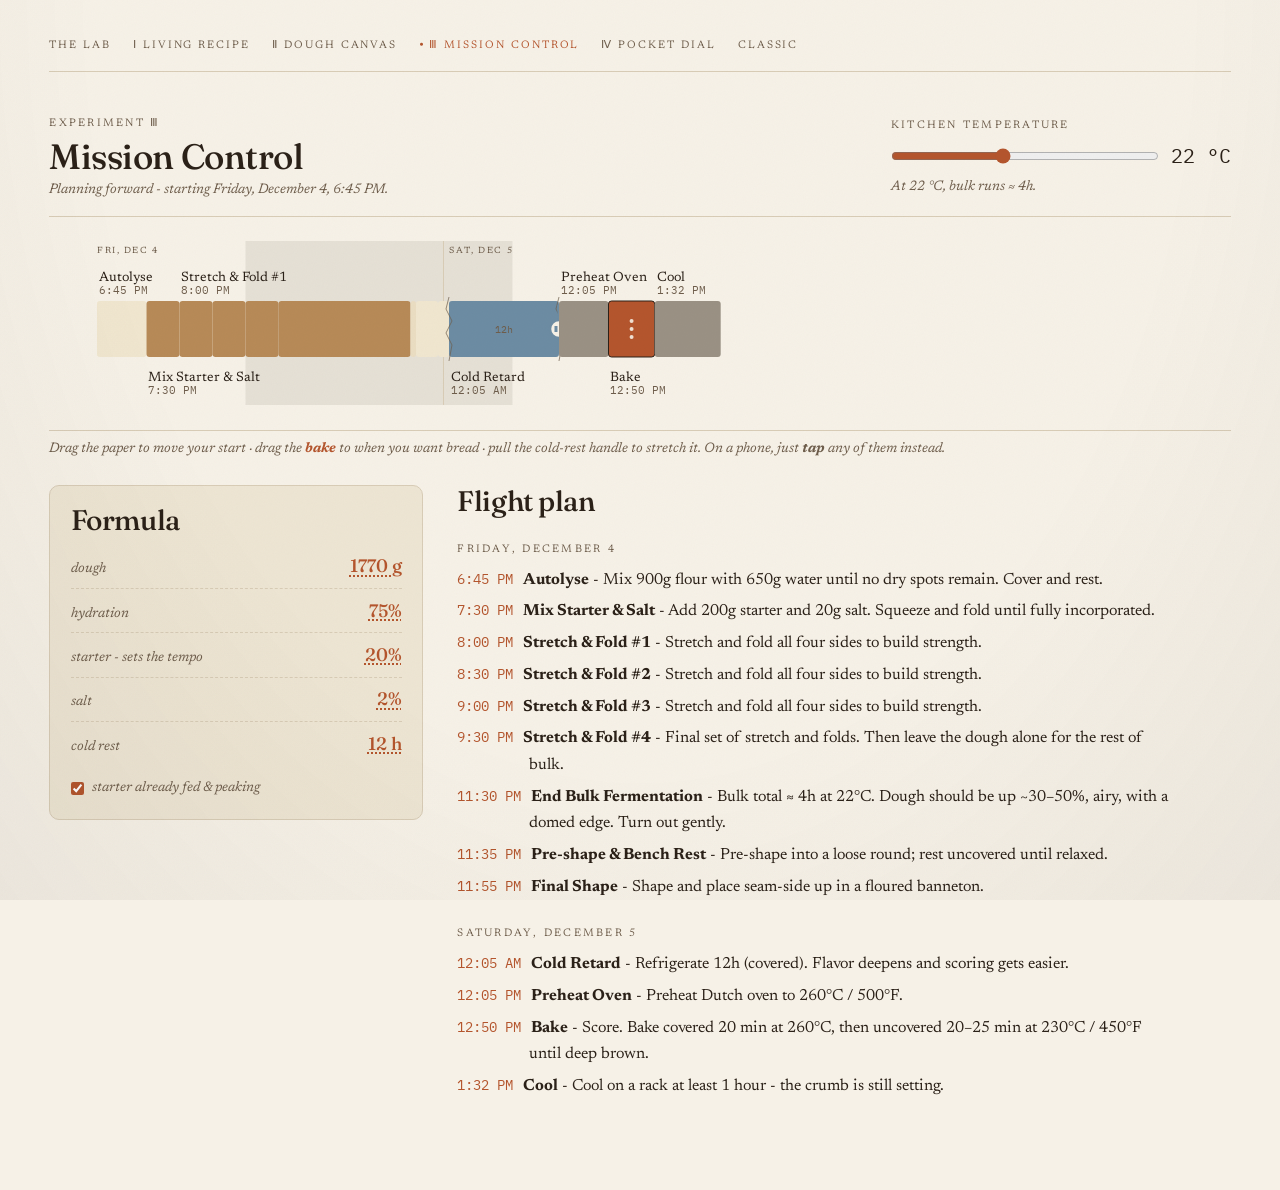
<file: lab/control.html>
<!DOCTYPE html>
<html lang="en">
<head>
    <meta charset="UTF-8">
    <meta name="viewport" content="width=device-width, initial-scale=1.0">
    <meta name="description" content="Mission Control - your bake as a ribbon of time. Drag the bake; the schedule reflows.">
    <title>Ⅲ Mission Control - THE LAB</title>
    <link rel="icon" href="data:image/svg+xml,<svg xmlns='http://www.w3.org/2000/svg' viewBox='0 0 100 100'><text y='.9em' font-size='90'>🥖</text></svg>">
    <link rel="preconnect" href="https://fonts.googleapis.com">
    <link rel="preconnect" href="https://fonts.gstatic.com" crossorigin>
    <link href="https://fonts.googleapis.com/css2?family=Fraunces:ital,opsz,wght@0,9..144,300..700;1,9..144,300..700&family=Newsreader:ital,opsz,wght@0,6..72,400;0,6..72,500;1,6..72,400&family=IBM+Plex+Mono:wght@400;500&display=swap" rel="stylesheet">
    <link rel="stylesheet" href="lab.css">
  <!-- GoatCounter Analytics -->
  <script data-goatcounter="https://yamir.goatcounter.com/count"
          async src="//gc.zgo.at/count.js"></script>
</head>
<body>
    <div class="page wide">
        <nav id="lab-nav"></nav>

        <div class="control-header">
            <header>
                <span class="smallcaps">experiment Ⅲ</span>
                <h2>Mission Control</h2>
                <span class="mode-note caption" id="mode-note"></span>
            </header>
            <div class="thermo no-print">
                <span class="smallcaps">kitchen temperature</span>
                <div class="thermo-row">
                    <input type="range" id="temp-range" min="15" max="32" step="1" aria-label="Kitchen temperature">
                    <span class="numeral" id="temp-readout"></span>
                </div>
                <span class="caption" id="temp-caption"></span>
            </div>
        </div>

        <div class="drag-hud" id="hud" aria-live="polite"></div>
        <div class="ribbon-wrap" id="ribbon-wrap">
            <svg id="ribbon" class="ribbon-svg" height="200" aria-label="Bake timeline ribbon"></svg>
        </div>
        <p class="caption no-print" style="margin-top:0.4rem">
            Drag the paper to move your start · drag the <strong style="color:var(--accent)">bake</strong> to when you want bread · pull the cold-rest handle to stretch it.
            On a phone, just <strong>tap</strong> any of them instead.
        </p>

        <div class="control-layout">
            <aside class="drawer">
                <h3>Formula</h3>
                <div id="formula-rows"></div>
                <label class="fed-row caption">
                    <input type="checkbox" id="fed-box"> starter already fed &amp; peaking
                </label>
            </aside>
            <section>
                <h3 style="margin-bottom:0.5rem">Flight plan</h3>
                <div class="step-list" id="step-list"></div>
            </section>
        </div>
    </div>

    <script type="module" src="control.js"></script>
</body>
</html>
</file>
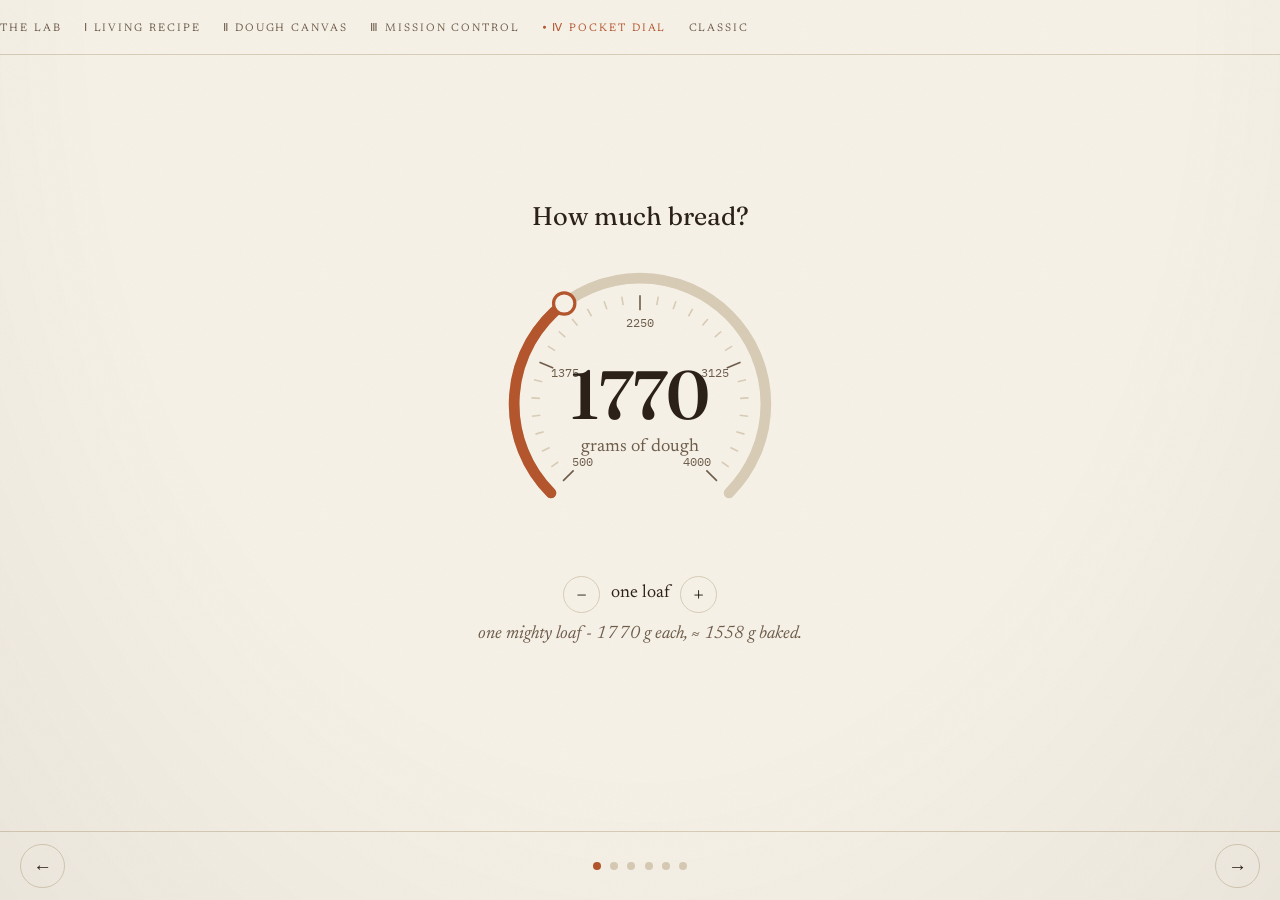
<file: lab/dial.html>
<!DOCTYPE html>
<html lang="en">
<head>
    <meta charset="UTF-8">
    <meta name="viewport" content="width=device-width, initial-scale=1.0, viewport-fit=cover">
    <meta name="description" content="Pocket Dial - one decision per screen, one big satisfying dial.">
    <title>Ⅳ Pocket Dial - THE LAB</title>
    <link rel="icon" href="data:image/svg+xml,<svg xmlns='http://www.w3.org/2000/svg' viewBox='0 0 100 100'><text y='.9em' font-size='90'>🥖</text></svg>">
    <link rel="preconnect" href="https://fonts.googleapis.com">
    <link rel="preconnect" href="https://fonts.gstatic.com" crossorigin>
    <link href="https://fonts.googleapis.com/css2?family=Fraunces:ital,opsz,wght@0,9..144,300..700;1,9..144,300..700&family=Newsreader:ital,opsz,wght@0,6..72,400;0,6..72,500;1,6..72,400&family=IBM+Plex+Mono:wght@400;500&display=swap" rel="stylesheet">
    <link rel="stylesheet" href="lab.css">
  <!-- GoatCounter Analytics -->
  <script data-goatcounter="https://yamir.goatcounter.com/count"
          async src="//gc.zgo.at/count.js"></script>
</head>
<body>
    <div class="dial-app">
        <nav id="lab-nav"></nav>
        <main class="screens" id="screens"></main>
        <footer class="dial-footer">
            <button id="prev" aria-label="Previous">←</button>
            <div class="dots" id="dots"></div>
            <button id="next" aria-label="Next">→</button>
        </footer>
    </div>

    <script type="module" src="dial.js"></script>
</body>
</html>
</file>
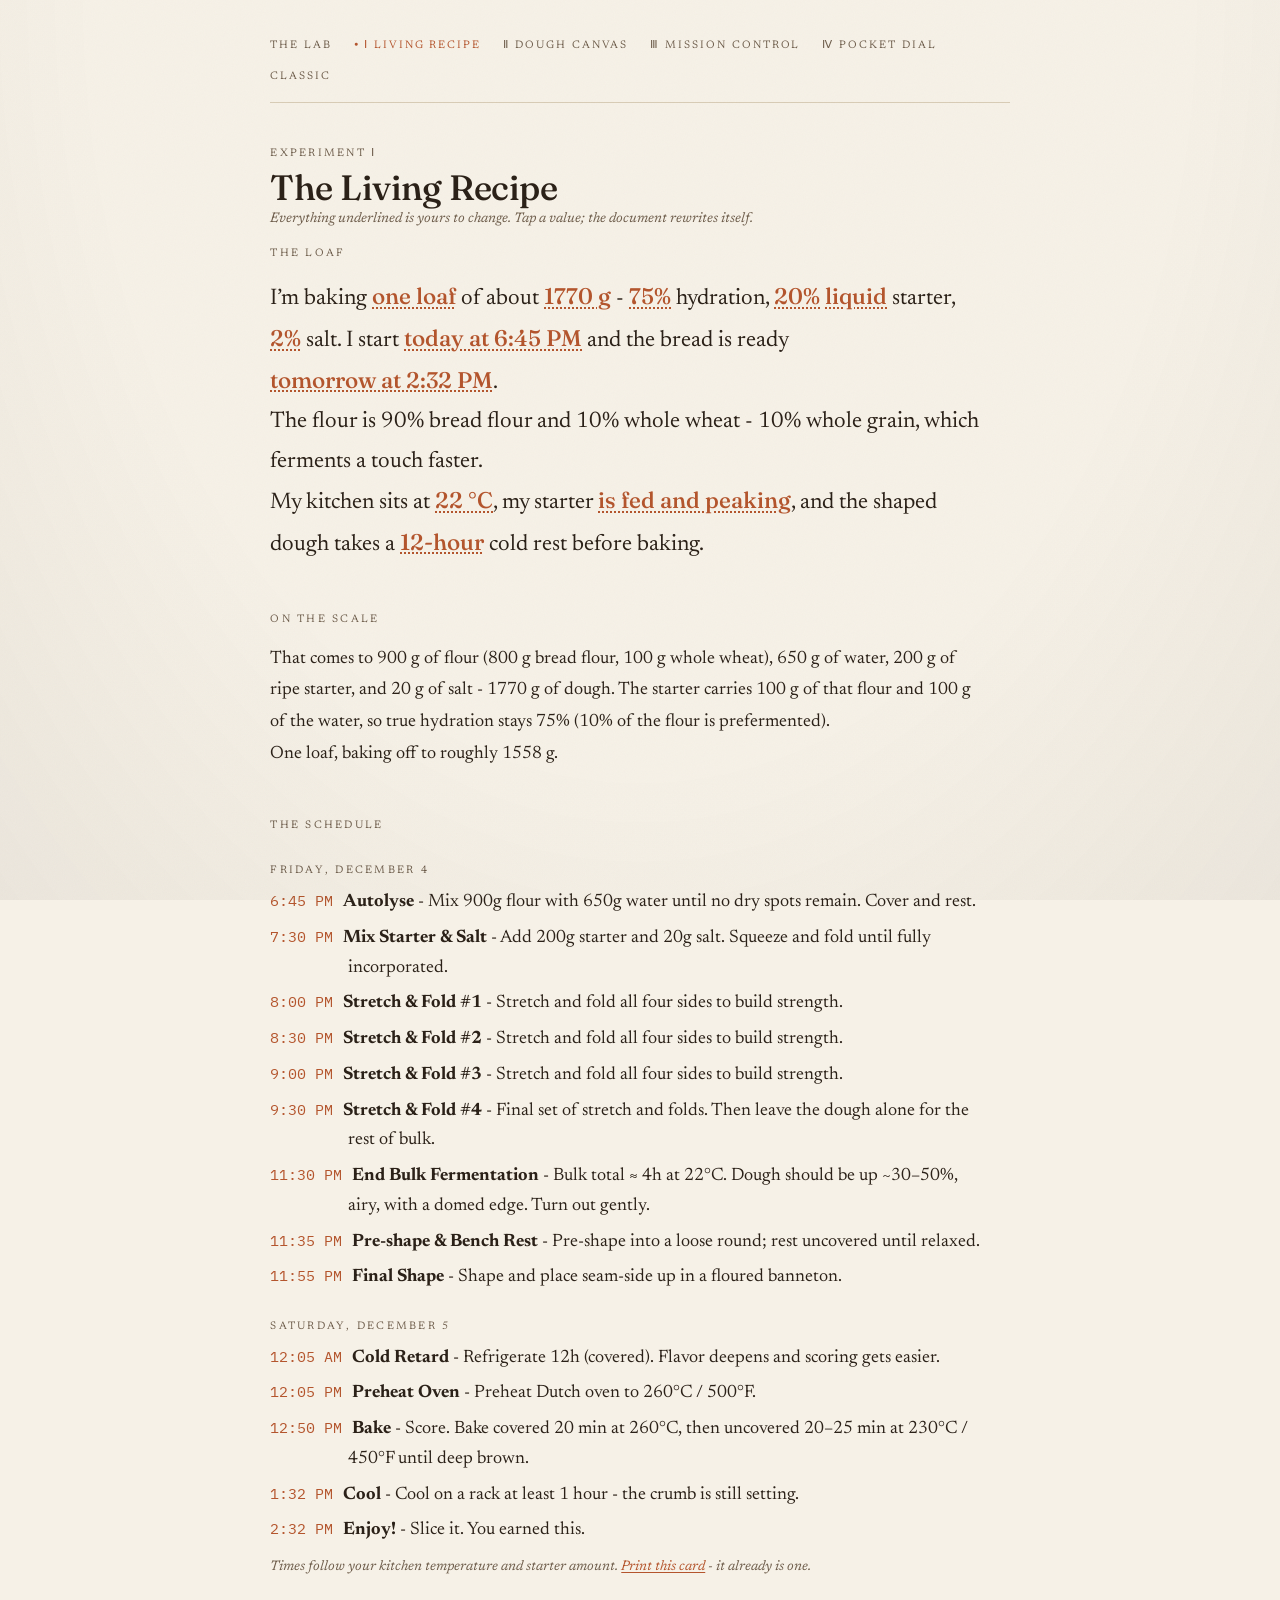
<file: lab/recipe.html>
<!DOCTYPE html>
<html lang="en">
<head>
    <meta charset="UTF-8">
    <meta name="viewport" content="width=device-width, initial-scale=1.0">
    <meta name="description" content="The Living Recipe - a sourdough formula written as prose you can touch.">
    <title>Ⅰ The Living Recipe - THE LAB</title>
    <link rel="icon" href="data:image/svg+xml,<svg xmlns='http://www.w3.org/2000/svg' viewBox='0 0 100 100'><text y='.9em' font-size='90'>🥖</text></svg>">
    <link rel="preconnect" href="https://fonts.googleapis.com">
    <link rel="preconnect" href="https://fonts.gstatic.com" crossorigin>
    <link href="https://fonts.googleapis.com/css2?family=Fraunces:ital,opsz,wght@0,9..144,300..700;1,9..144,300..700&family=Newsreader:ital,opsz,wght@0,6..72,400;0,6..72,500;1,6..72,400&family=IBM+Plex+Mono:wght@400;500&display=swap" rel="stylesheet">
    <link rel="stylesheet" href="lab.css">
  <!-- GoatCounter Analytics -->
  <script data-goatcounter="https://yamir.goatcounter.com/count"
          async src="//gc.zgo.at/count.js"></script>
</head>
<body>
    <div class="page">
        <nav id="lab-nav"></nav>

        <header>
            <span class="smallcaps">experiment Ⅰ</span>
            <h2>The Living Recipe</h2>
            <p class="caption no-print">Everything underlined is yours to change. Tap a value; the document rewrites itself.</p>
        </header>

        <article class="doc" id="doc">
            <section id="sec-loaf">
                <span class="smallcaps section-head">The loaf</span>
                <p class="prose" id="p-loaf"></p>
                <p class="prose" id="p-flour"></p>
                <p class="prose" id="p-conditions"></p>
            </section>

            <section id="sec-ingredients">
                <span class="smallcaps section-head">On the scale</span>
                <p class="prose secondary" id="p-ingredients"></p>
                <p class="prose secondary" id="p-perloaf"></p>
            </section>

            <section id="sec-schedule">
                <span class="smallcaps section-head">The schedule</span>
                <div id="schedule"></div>
                <p class="footnote no-print">
                    Times follow your kitchen temperature and starter amount.
                    <a href="#" id="print-link">Print this card</a> - it already is one.
                </p>
            </section>
        </article>
    </div>

    <script type="module" src="recipe.js"></script>
</body>
</html>
</file>
<file: css/styles.css>
/* DOUGH_FORMULATOR - warm-brown bakery palette, retro-mono type. */

@import url('https://fonts.googleapis.com/css2?family=Chakra+Petch:wght@300;400;500;700&family=Orbitron:wght@400;500;700;900&family=Share+Tech+Mono&display=swap');

:root {
    /* Warm Brown - Light Mode */
    --primary-color: #5D4037;
    --primary-color-rgb: 93, 64, 55;
    --primary-light: #8D6E63;
    --primary-dark: #3E2723;
    --secondary-color: #EFEBE9;
    --accent-color: #7D6E6A;
    --accent-color-rgb: 125, 110, 106;
    --text-color: #3E2723;
    --text-light: #7D6E6A;
    --bg-color: #F5F5F5;
    --card-bg: #FFFFFF;
    --border-color: #D7CCC8;
    --success-color: #4CAF50;
    --error-color: #D32F2F;
    --highlight-bg: rgba(255, 160, 0, 0.25);
    --shadow: 0 4px 12px rgba(93, 64, 55, 0.1);

    --font-main: 'Chakra Petch', 'Segoe UI', sans-serif;
    --font-display: 'Orbitron', 'Chakra Petch', sans-serif;
    --font-mono: 'Share Tech Mono', 'Chakra Petch', monospace;
    --border-radius: 4px;
    --transition: all 0.25s ease;
}

.dark-theme {
    --primary-color: #8D6E63;
    --primary-color-rgb: 141, 110, 99;
    --primary-light: #A1887F;
    --primary-dark: #6D4C41;
    --secondary-color: #3E2723;
    --accent-color: #BCAAA4;
    --accent-color-rgb: 188, 170, 164;
    --text-color: #EFEBE9;
    --text-light: #BCAAA4;
    --bg-color: #212121;
    --card-bg: #292929;
    --border-color: #4E342E;
    --success-color: #66BB6A;
    --error-color: #EF5350;
    --highlight-bg: rgba(255, 179, 0, 0.2);
    --shadow: 0 4px 12px rgba(0, 0, 0, 0.35);
}

* { margin: 0; padding: 0; box-sizing: border-box; }

body {
    font-family: var(--font-main);
    line-height: 1.6;
    color: var(--text-color);
    background-color: var(--bg-color);
    transition: var(--transition);
    background-image:
        radial-gradient(circle at 20% 30%, rgba(var(--primary-color-rgb), 0.03) 0%, transparent 300px),
        radial-gradient(circle at 80% 70%, rgba(var(--primary-color-rgb), 0.05) 0%, transparent 400px);
}

.app-container {
    max-width: 1100px;
    margin: 0 auto;
    padding: 1rem;
    position: relative;
}

.app-container::before {
    content: '';
    position: fixed;
    inset: 0;
    background-image:
        linear-gradient(to right, rgba(var(--primary-color-rgb), 0.03) 1px, transparent 1px),
        linear-gradient(to bottom, rgba(var(--primary-color-rgb), 0.03) 1px, transparent 1px);
    background-size: 30px 30px;
    pointer-events: none;
    z-index: -1;
}

/* ---------- Header ---------- */

header {
    display: flex;
    justify-content: space-between;
    align-items: flex-start;
    margin-bottom: 1.5rem;
    padding-bottom: 1rem;
    border-bottom: 2px solid var(--primary-color);
    position: relative;
}

header::after {
    content: '';
    position: absolute;
    bottom: -2px;
    left: 0;
    width: 100%;
    height: 1px;
    background: linear-gradient(90deg, transparent, var(--accent-color), transparent);
    opacity: 0.7;
}

h1 {
    font-family: var(--font-display);
    font-size: 1.7rem;
    font-weight: 900;
    color: var(--primary-color);
    letter-spacing: 0.15em;
    text-transform: uppercase;
}

h1 .accent { color: var(--accent-color); }

.tagline {
    font-family: var(--font-mono);
    font-size: 0.8rem;
    color: var(--text-light);
    letter-spacing: 0.2em;
    text-transform: uppercase;
}

/* ---------- Cards ---------- */

.card {
    background: var(--card-bg);
    border: 1px solid var(--border-color);
    border-radius: var(--border-radius);
    box-shadow: var(--shadow);
    padding: 1.25rem;
    margin-bottom: 1.5rem;
}

.card > h2 {
    font-family: var(--font-display);
    font-size: 1.05rem;
    letter-spacing: 0.12em;
    text-transform: uppercase;
    color: var(--primary-color);
    border-bottom: 1px solid var(--border-color);
    padding-bottom: 0.5rem;
    margin-bottom: 1rem;
    display: flex;
    justify-content: space-between;
    align-items: center;
    gap: 0.5rem;
    flex-wrap: wrap;
}

.card-header-actions { display: flex; gap: 0.4rem; align-items: center; flex-wrap: wrap; }

/* ---------- Buttons & inputs ---------- */

button {
    font-family: var(--font-main);
    font-size: 0.85rem;
    color: var(--primary-color);
    background: var(--secondary-color);
    border: 1px solid var(--border-color);
    border-radius: var(--border-radius);
    padding: 0.4rem 0.75rem;
    cursor: pointer;
    transition: var(--transition);
    display: inline-flex;
    align-items: center;
    gap: 0.4rem;
}

button:hover { border-color: var(--primary-color); background: var(--card-bg); }

button.primary {
    background: var(--primary-color);
    color: var(--card-bg);
    border-color: var(--primary-color);
}

button.primary:hover { background: var(--primary-dark); }

button.icon-btn { padding: 0.4rem 0.5rem; }

button svg { width: 1em; height: 1em; fill: currentColor; }

button.danger:hover { border-color: var(--error-color); color: var(--error-color); }

input[type="number"], input[type="text"], input[type="datetime-local"], select, textarea {
    font-family: var(--font-mono);
    font-size: 1rem;
    color: var(--text-color);
    background: var(--bg-color);
    border: 1px solid var(--border-color);
    border-radius: var(--border-radius);
    padding: 0.35rem 0.5rem;
    width: 100%;
    transition: var(--transition);
}

input:focus, select:focus, textarea:focus {
    outline: none;
    border-color: var(--primary-color);
    box-shadow: 0 0 0 2px rgba(var(--primary-color-rgb), 0.15);
}

input[type="range"] {
    width: 100%;
    accent-color: var(--primary-color);
    margin-top: 0.35rem;
}

input[type="checkbox"] { accent-color: var(--primary-color); }

label {
    font-size: 0.78rem;
    letter-spacing: 0.08em;
    text-transform: uppercase;
    color: var(--text-light);
}

/* ---------- Formula card layout ---------- */

.formula-grid {
    display: grid;
    grid-template-columns: 1fr 1fr;
    gap: 1.25rem;
    align-items: start;
}

@media (max-width: 760px) {
    .formula-grid { grid-template-columns: 1fr; }
    /* Bigger touch targets and values on phones */
    input[type="number"], input[type="datetime-local"], select { font-size: 1.15rem; padding: 0.5rem 0.6rem; }
    .dough-weight-block input[type="number"] { font-size: 1.6rem; }
    button { padding: 0.55rem 0.9rem; }
    .schedule .when { flex-basis: 6.5rem; }
    .field .row, .blend-row { flex-wrap: wrap; }
    .field .row input[type="number"] { min-width: 5.5rem; }
    .derived-value { text-align: left; }
}

.dough-weight-block {
    grid-column: 1 / -1;
    display: flex;
    align-items: baseline;
    gap: 1rem;
    flex-wrap: wrap;
    padding: 0.75rem;
    background: var(--secondary-color);
    border-radius: var(--border-radius);
    border: 1px solid var(--border-color);
}

.dough-weight-block .field { flex: 0 0 200px; margin-bottom: 0; }

.dough-weight-block .loaf-field { flex: 0 0 90px; }

.dough-weight-block .loaf-field input { font-size: 1rem; }

.dough-weight-block input[type="number"] {
    font-size: 1.5rem;
    font-weight: 700;
}

.field-caption {
    font-size: 0.75rem;
    color: var(--text-light);
    text-transform: none;
    letter-spacing: normal;
    flex: 1;
    min-width: 200px;
}

.pin-flour-label {
    display: inline-flex;
    align-items: center;
    gap: 0.4rem;
    font-size: 0.78rem;
    cursor: pointer;
    white-space: nowrap;
}

.field { margin-bottom: 0.9rem; }

.field .row {
    display: flex;
    align-items: center;
    gap: 0.5rem;
}

.field .row input[type="number"] { flex: 1; }

.derived-value {
    font-family: var(--font-mono);
    color: var(--text-light);
    font-size: 0.9rem;
    white-space: nowrap;
    min-width: 4.5rem;
    text-align: right;
}

.unit-toggle { display: inline-flex; }

.unit-toggle button {
    padding: 0.3rem 0.55rem;
    border-radius: 0;
    font-family: var(--font-mono);
}

.unit-toggle button:first-child { border-radius: var(--border-radius) 0 0 var(--border-radius); }
.unit-toggle button:last-child { border-radius: 0 var(--border-radius) var(--border-radius) 0; }

.unit-toggle button.active {
    background: var(--primary-color);
    color: var(--card-bg);
    border-color: var(--primary-color);
}

/* ---------- Blend editor ---------- */

.blend-row {
    display: flex;
    gap: 0.5rem;
    align-items: center;
    margin-bottom: 0.5rem;
}

.blend-row select { flex: 2; }
.blend-row input { flex: 1; }

.subtle-note {
    font-size: 0.78rem;
    color: var(--text-light);
    margin-top: 0.25rem;
}

/* ---------- Mix panel (what to actually weigh) ---------- */

.mix-panel {
    background: var(--secondary-color);
    border: 1px solid var(--border-color);
    border-radius: var(--border-radius);
    padding: 1rem;
}

.mix-panel h3, .stats-panel h3 {
    font-family: var(--font-display);
    font-size: 0.85rem;
    letter-spacing: 0.1em;
    text-transform: uppercase;
    color: var(--primary-color);
    margin-bottom: 0.6rem;
}

.mix-table { width: 100%; border-collapse: collapse; }

.mix-table td {
    padding: 0.3rem 0;
    font-size: 0.95rem;
    border-bottom: 1px dashed var(--border-color);
}

.mix-table td:last-child {
    text-align: right;
    font-family: var(--font-mono);
}

.mix-table tr.total td {
    border-bottom: none;
    border-top: 2px solid var(--primary-color);
    font-weight: 700;
    padding-top: 0.45rem;
}

.mix-table .mix-sub td {
    font-size: 0.82rem;
    color: var(--text-light);
    border-bottom: none;
    padding: 0.05rem 0 0.05rem 1rem;
}

.stats-panel {
    margin-top: 1rem;
    display: grid;
    grid-template-columns: repeat(auto-fit, minmax(110px, 1fr));
    gap: 0.5rem;
}

.stat {
    background: var(--card-bg);
    border: 1px solid var(--border-color);
    border-radius: var(--border-radius);
    padding: 0.4rem 0.6rem;
    text-align: center;
}

.stat .value {
    font-family: var(--font-mono);
    font-size: 1.1rem;
    color: var(--primary-color);
    display: block;
}

.stat .label {
    font-size: 0.68rem;
    letter-spacing: 0.08em;
    text-transform: uppercase;
    color: var(--text-light);
}

/* Pulse highlight when a derived number changes */
@keyframes just-changed-pulse {
    0% { background-color: var(--highlight-bg); }
    100% { background-color: transparent; }
}

.just-changed { animation: just-changed-pulse 0.7s ease-out; border-radius: 2px; }

/* ---------- Timeline ---------- */

.timeline-controls {
    display: grid;
    grid-template-columns: repeat(auto-fit, minmax(180px, 1fr));
    gap: 0.9rem;
    margin-bottom: 1rem;
}

.mode-toggle { display: flex; }

.mode-toggle button {
    flex: 1;
    justify-content: center;
    border-radius: 0;
}

.mode-toggle button:first-child { border-radius: var(--border-radius) 0 0 var(--border-radius); }
.mode-toggle button:last-child { border-radius: 0 var(--border-radius) var(--border-radius) 0; }

.mode-toggle button.active {
    background: var(--primary-color);
    color: var(--card-bg);
    border-color: var(--primary-color);
}

.checkbox-field {
    display: flex;
    align-items: center;
    gap: 0.5rem;
    padding-top: 1.2rem;
}

.schedule { list-style: none; }

.schedule li {
    display: flex;
    gap: 0.9rem;
    padding: 0.55rem 0;
    border-bottom: 1px dashed var(--border-color);
    align-items: baseline;
}

.schedule li:last-child { border-bottom: none; }

.schedule .when {
    font-family: var(--font-mono);
    font-size: 0.85rem;
    color: var(--accent-color);
    flex: 0 0 8.5rem;
    text-align: right;
}

.schedule .when .day { display: block; font-size: 0.7rem; color: var(--text-light); }

.schedule .what { flex: 1; }

.schedule .what .step-label { font-weight: 700; color: var(--primary-color); }

.schedule .what .step-desc { font-size: 0.85rem; color: var(--text-light); }

.schedule .dur {
    font-family: var(--font-mono);
    font-size: 0.78rem;
    color: var(--text-light);
    flex: 0 0 4rem;
    text-align: right;
}

.schedule li.done { opacity: 0.45; }

.schedule li.current {
    background: var(--secondary-color);
    border-radius: var(--border-radius);
    padding-left: 0.5rem;
    padding-right: 0.5rem;
    border-bottom-color: transparent;
}

.schedule li input[type="checkbox"] { margin-top: 0.3rem; }

.ddt-panel {
    margin-top: 1rem;
    border-top: 1px solid var(--border-color);
    padding-top: 0.75rem;
}

.ddt-panel summary {
    cursor: pointer;
    font-size: 0.85rem;
    color: var(--text-light);
    letter-spacing: 0.05em;
    text-transform: uppercase;
}

.ddt-grid {
    display: grid;
    grid-template-columns: repeat(auto-fit, minmax(120px, 1fr));
    gap: 0.75rem;
    margin-top: 0.75rem;
    align-items: end;
}

.ddt-result {
    grid-column: 1 / -1;
    font-family: var(--font-mono);
    color: var(--primary-color);
    font-size: 1.05rem;
}

/* ---------- Saved formulas ---------- */

.saved-grid {
    display: grid;
    grid-template-columns: repeat(auto-fill, minmax(230px, 1fr));
    gap: 0.75rem;
}

.saved-card {
    border: 1px solid var(--border-color);
    border-radius: var(--border-radius);
    padding: 0.75rem;
    background: var(--secondary-color);
}

.saved-card h4 { font-size: 0.95rem; color: var(--primary-color); }

.saved-card .meta {
    font-family: var(--font-mono);
    font-size: 0.75rem;
    color: var(--text-light);
    margin: 0.25rem 0 0.5rem;
}

.saved-card .actions { display: flex; gap: 0.4rem; }

.empty-note { color: var(--text-light); font-size: 0.9rem; }

/* ---------- Dialog & toast ---------- */

dialog {
    border: 1px solid var(--border-color);
    border-radius: var(--border-radius);
    background: var(--card-bg);
    color: var(--text-color);
    padding: 1.25rem;
    max-width: 380px;
    width: 90%;
    box-shadow: var(--shadow);
}

dialog::backdrop { background: rgba(0, 0, 0, 0.45); }

dialog h3 {
    font-family: var(--font-display);
    font-size: 1rem;
    text-transform: uppercase;
    letter-spacing: 0.1em;
    color: var(--primary-color);
    margin-bottom: 0.75rem;
}

dialog .field { margin-bottom: 0.75rem; }

dialog .dialog-actions { display: flex; justify-content: flex-end; gap: 0.5rem; }

.toast {
    position: fixed;
    bottom: 1.25rem;
    left: 50%;
    transform: translateX(-50%) translateY(20px);
    background: var(--primary-color);
    color: var(--card-bg);
    font-family: var(--font-mono);
    font-size: 0.85rem;
    padding: 0.5rem 1rem;
    border-radius: var(--border-radius);
    opacity: 0;
    pointer-events: none;
    transition: var(--transition);
    z-index: 100;
}

.toast.show { opacity: 1; transform: translateX(-50%) translateY(0); }

footer {
    text-align: center;
    font-family: var(--font-mono);
    font-size: 0.75rem;
    color: var(--text-light);
    padding: 1rem 0 2rem;
    letter-spacing: 0.1em;
}

footer a {
    color: var(--accent-color);
    text-underline-offset: 3px;
}

footer a:hover { color: var(--primary-color); }

/* ---------- Print: the bake sheet ---------- */

.print-only { display: none; }

@media print {
    body { background: #fff; color: #000; }
    .app-container::before { display: none; }
    .no-print, header button, .card-header-actions, input[type="range"],
    .timeline-controls, .ddt-panel, #saved-card, footer { display: none !important; }
    .print-only { display: block; }
    .card { box-shadow: none; border: none; padding: 0.5rem 0; margin-bottom: 0.75rem; }
    .formula-grid { grid-template-columns: 1fr; gap: 0.5rem; }
    .mix-panel, .dough-weight-block { border: 1px solid #999; background: #fff; }
    .schedule .when { color: #333; }
    h1 { font-size: 1.2rem; }
    .field:not(.print-keep) { display: none; }
    .stats-panel { grid-template-columns: repeat(4, 1fr); }
}

@media (max-width: 480px) {
    header { flex-wrap: wrap; gap: 0.4rem; }
    h1 { font-size: 1.3rem; letter-spacing: 0.1em; }
    .tagline { font-size: 0.7rem; }
}
</file>
<file: lab/lab.css>
/* THE LAB - warm editorial design system.
   Cream paper, serif display, generous whitespace. The anti-app. */

:root {
    --paper: #F6F1E7;
    --paper-deep: #EDE5D3;
    --ink: #2B2118;
    --ink-soft: #6E5D4B;
    --rule: #D8CCB6;
    --accent: #B4552D;
    --accent-soft: #E9CDBD;
    --water: #6C8CA3;
    --starter: #C9973F;
    --salt: #9A9184;
    --flour-bread: #EADDC2;
    --flour-ap: #F0E6CF;
    --flour-ww: #B78A57;
    --flour-rye: #8A6642;
    --flour-spelt: #C7A167;
    --flour-semolina: #E2C778;
    --night: #3E3629;
    --good: #7A8450;

    --font-display: 'Fraunces', 'Iowan Old Style', Georgia, serif;
    --font-text: 'Newsreader', Georgia, 'Times New Roman', serif;
    --font-mono: 'IBM Plex Mono', ui-monospace, 'SF Mono', monospace;

    --fs-caption: 0.8125rem;
    --fs-body: 1.0625rem;
    --fs-lede: 1.33rem;
    --fs-h3: 1.66rem;
    --fs-h2: 2.07rem;
    --space: 1.5rem;
}

* { margin: 0; padding: 0; box-sizing: border-box; }

html { font-size: 17px; }

body {
    font-family: var(--font-text);
    font-size: var(--fs-body);
    line-height: 1.65;
    color: var(--ink);
    background: var(--paper);
    -webkit-font-smoothing: antialiased;
}

/* Paper grain + vignette (pure CSS/SVG, no assets) */
body::before {
    content: '';
    position: fixed;
    inset: 0;
    pointer-events: none;
    z-index: 40;
    opacity: 0.035;
    mix-blend-mode: multiply;
    background-image: url("data:image/svg+xml,%3Csvg xmlns='http://www.w3.org/2000/svg' width='240' height='240'%3E%3Cfilter id='n'%3E%3CfeTurbulence type='fractalNoise' baseFrequency='0.9' numOctaves='2'/%3E%3C/filter%3E%3Crect width='240' height='240' filter='url(%23n)'/%3E%3C/svg%3E");
}

body::after {
    content: '';
    position: fixed;
    inset: 0;
    pointer-events: none;
    z-index: 39;
    background: radial-gradient(ellipse at 50% 0%, transparent 60%, rgba(43, 33, 24, 0.05));
}

/* ---------- typography ---------- */

h1, h2, h3 {
    font-family: var(--font-display);
    font-optical-sizing: auto;
    font-weight: 500;
    line-height: 1.12;
    letter-spacing: -0.015em;
}

h1 { font-size: clamp(2.6rem, 7vw, 4.05rem); font-weight: 600; }
h2 { font-size: var(--fs-h2); }
h3 { font-size: var(--fs-h3); }

.dek {
    font-style: italic;
    font-size: var(--fs-lede);
    color: var(--ink-soft);
    max-width: 34rem;
}

.smallcaps {
    font-family: var(--font-text);
    font-variant-caps: all-small-caps;
    letter-spacing: 0.14em;
    font-size: 0.95rem;
    color: var(--ink-soft);
}

.numeral {
    font-family: var(--font-mono);
    font-variant-numeric: tabular-nums;
}

.caption {
    font-style: italic;
    font-size: var(--fs-caption);
    color: var(--ink-soft);
}

hr.rule {
    border: none;
    border-top: 1px solid var(--rule);
    margin: var(--space) 0;
}

a { color: var(--accent); text-decoration-thickness: 1px; text-underline-offset: 2px; }

::selection { background: var(--accent-soft); }

/* ---------- page scaffold ---------- */

.page {
    max-width: 46rem;
    margin: 0 auto;
    padding: 1rem 1.25rem 5rem;
}

.page.wide { max-width: 72rem; }

/* ---------- concept switcher ---------- */

.lab-nav {
    display: flex;
    flex-wrap: wrap;
    gap: 0.25rem 1.3rem;
    padding: 0.8rem 0;
    margin-bottom: calc(var(--space) * 1.4);
    border-bottom: 1px solid var(--rule);
    font-variant-caps: all-small-caps;
    letter-spacing: 0.12em;
    font-size: 0.95rem;
}

.lab-nav a {
    color: var(--ink-soft);
    text-decoration: none;
    white-space: nowrap;
}

.lab-nav a:hover { color: var(--ink); }

.lab-nav a[aria-current="page"] { color: var(--accent); }

.lab-nav a[aria-current="page"]::before { content: '● '; font-size: 0.6em; vertical-align: 2px; }

/* ---------- tokens (tappable values) ---------- */

.token {
    font: inherit;
    font-family: var(--font-display);
    font-weight: 500;
    color: var(--accent);
    background: none;
    border: none;
    cursor: pointer;
    text-decoration: underline dotted 1.5px;
    text-underline-offset: 3px;
    padding: 0.1em 0.15em;
    margin: -0.1em -0.15em;
    border-radius: 3px;
    font-variant-numeric: tabular-nums;
}

.token:hover, .token[aria-expanded="true"] { background: var(--accent-soft); }

.flash { animation: lab-flash 0.7s ease-out; border-radius: 3px; }

@keyframes lab-flash {
    0% { background-color: var(--accent-soft); }
    100% { background-color: transparent; }
}

/* ---------- popover ---------- */

.popover {
    position: fixed;
    z-index: 50;
    width: min(20rem, calc(100vw - 16px));
    background: var(--paper-deep);
    border: 1px solid var(--rule);
    border-radius: 8px;
    box-shadow: 0 8px 28px rgba(43, 33, 24, 0.14);
    padding: 0.9rem 1rem 1rem;
}

.popover.sheet {
    inset: auto 0 0 0;
    width: 100%;
    border-radius: 14px 14px 0 0;
    padding-bottom: max(1rem, env(safe-area-inset-bottom));
}

.popover-label { display: block; margin-bottom: 0.15rem; }

.popover-value {
    font-family: var(--font-display);
    font-size: 2rem;
    font-weight: 500;
    font-variant-numeric: tabular-nums;
    margin-bottom: 0.3rem;
}

.popover-row { display: flex; align-items: center; gap: 0.6rem; }

.popover-row input[type="range"] { flex: 1; accent-color: var(--accent); }

.popover-row input[type="datetime-local"] {
    flex: 1;
    font-family: var(--font-mono);
    font-size: 1rem;
    color: var(--ink);
    background: var(--paper);
    border: 1px solid var(--rule);
    border-radius: 5px;
    padding: 0.4rem 0.5rem;
}

.popover-step {
    font-family: var(--font-display);
    font-size: 1.2rem;
    width: 2.2rem;
    height: 2.2rem;
    border-radius: 50%;
    border: 1px solid var(--rule);
    background: var(--paper);
    color: var(--ink);
    cursor: pointer;
}

.popover-step:hover { border-color: var(--accent); color: var(--accent); }

.popover-chips { display: flex; flex-wrap: wrap; gap: 0.5rem; margin-top: 0.4rem; }

.chip {
    font-family: var(--font-text);
    font-size: 0.95rem;
    padding: 0.35rem 0.9rem;
    border-radius: 999px;
    border: 1px solid var(--rule);
    background: var(--paper);
    color: var(--ink);
    cursor: pointer;
}

.chip.active { background: var(--accent); border-color: var(--accent); color: var(--paper); }

/* ---------- hub (table of contents) ---------- */

.hub-masthead { padding: 3rem 0 1.2rem; }

.hub-masthead .over { margin-bottom: 0.8rem; display: block; }

.toc { list-style: none; margin-top: calc(var(--space) * 1.5); }

.toc li { border-top: 1px solid var(--rule); }

.toc li:last-child { border-bottom: 1px solid var(--rule); }

.toc a {
    display: grid;
    grid-template-columns: 3.2rem 1fr auto;
    gap: 1.2rem;
    align-items: center;
    padding: 1.6rem 0.2rem;
    text-decoration: none;
    color: var(--ink);
}

.toc a:hover h3 { color: var(--accent); }

.toc .roman {
    font-family: var(--font-display);
    font-size: 1.9rem;
    color: var(--ink-soft);
    text-align: center;
}

.toc p { color: var(--ink-soft); font-size: 0.98rem; max-width: 34rem; }

.toc .vignette { width: 84px; height: 64px; flex: none; }

.toc .vignette * { stroke: var(--ink-soft); fill: none; stroke-width: 1.6; }

.hub-footer { margin-top: calc(var(--space) * 2); }

@media (max-width: 560px) {
    .toc a { grid-template-columns: 2.2rem 1fr; }
    .toc .vignette { display: none; }
}

/* ---------- Ⅰ The Living Recipe ---------- */

.doc { margin-top: 0.5rem; }

.doc section { margin-bottom: calc(var(--space) * 1.6); }

.doc .section-head { margin-bottom: 0.7rem; display: block; }

.doc .prose { font-size: var(--fs-lede); line-height: 1.75; max-width: 42rem; }

.doc .prose.secondary { font-size: var(--fs-body); }

.day-head { display: block; margin: 1.1rem 0 0.3rem; }

.sched-line { max-width: 42rem; padding-left: 4.6rem; text-indent: -4.6rem; margin-bottom: 0.35rem; }

.sched-time {
    font-family: var(--font-mono);
    font-size: 0.85em;
    color: var(--accent);
    margin-right: 0.6rem;
    font-variant-numeric: tabular-nums;
}

.doc .footnote { font-size: var(--fs-caption); color: var(--ink-soft); font-style: italic; margin-top: 0.6rem; }

/* ---------- Ⅱ Dough Canvas (v3: the living broadsheet) ---------- */

.canvas-page { max-width: 30rem; }

.canvas-header {
    display: flex;
    justify-content: space-between;
    align-items: flex-end;
    gap: 1rem;
    flex-wrap: wrap;
    margin-bottom: 0.3rem;
}

select {
    font-family: var(--font-text);
    font-size: 0.95rem;
    color: var(--ink);
    background: var(--paper-deep);
    border: 1px solid var(--rule);
    border-radius: 6px;
    padding: 0.4rem 0.6rem;
}

.jar-svg.v3 {
    width: 100%;
    height: auto;
    display: block;
    touch-action: none;
    user-select: none;
    -webkit-user-select: none;
}

.canvas-hint { margin-top: 0.5rem; text-align: center; }

.jar-svg .jar-glass {
    fill: none;
    stroke: var(--ink-soft);
    stroke-width: 2;
    stroke-linejoin: round;
}

.jar-svg .band { cursor: pointer; transition: opacity 0.2s; }

.jar-svg .band.dimmed { opacity: 0.35; }

/* gram scale etched on the inside of the glass, like real labware */
.jar-svg .gutter-tick { stroke: rgba(43, 33, 24, 0.28); stroke-width: 1; pointer-events: none; }
.jar-svg .gutter-tick.major { stroke: rgba(43, 33, 24, 0.45); }
.jar-svg .gutter-label { font-family: var(--font-mono); font-size: 10px; fill: var(--ink-soft); }
.jar-svg .gutter-label.etched {
    paint-order: stroke;
    stroke: var(--paper);
    stroke-width: 3px;
    fill: var(--ink-soft);
    opacity: 0.85;
    pointer-events: none;
}
.jar-svg .gutter-broken { stroke: var(--ink-soft); stroke-width: 1.2; stroke-dasharray: 3 5; }

/* typeset labels inside bands */
.jar-svg .inband-name {
    font-family: var(--font-text);
    font-variant-caps: all-small-caps;
    letter-spacing: 0.1em;
    font-size: 13.5px;
    fill: var(--ink);
    pointer-events: none;
}
.jar-svg .inband-value {
    font-family: var(--font-mono);
    font-size: 12px;
    fill: var(--ink);
    pointer-events: none;
}
.jar-svg .inband-name.cream, .jar-svg .inband-value.cream { fill: var(--paper); opacity: 0.92; }

.jar-svg .meniscus { fill: none; stroke: rgba(43, 33, 24, 0.18); stroke-width: 1.2; pointer-events: none; }

.jar-svg .floor-edge {
    stroke: var(--ink);
    stroke-width: 1.4;
    stroke-dasharray: 2 3;
    pointer-events: none;
}

/* fermentation: the starter is alive */
.jar-svg .bubble {
    fill: rgba(246, 241, 231, 0.55);
    pointer-events: none;
    animation: bubble-rise 3s ease-in infinite;
}
@keyframes bubble-rise {
    0% { transform: translateY(0); opacity: 0; }
    25% { opacity: 0.8; }
    100% { transform: translateY(-13px); opacity: 0; }
}

/* draggable edges: full-width strips with etched grip marks */
.jar-svg .edge-hairline { stroke: var(--paper); stroke-width: 1.1; stroke-dasharray: 5 4; opacity: 0.9; pointer-events: none; }
.jar-svg .edge-grip { stroke: rgba(43, 33, 24, 0.35); stroke-width: 1.6; stroke-linecap: round; pointer-events: none; }
.jar-svg .edge-strip { fill: transparent; cursor: ns-resize; touch-action: none; }

/* dough surface: the headline is the batch handle */
.jar-svg .surface-line { stroke: var(--accent); stroke-width: 1.6; stroke-dasharray: 2 3; pointer-events: none; }
.jar-svg .surface-headline {
    font-family: var(--font-display);
    font-size: 16px;
    font-weight: 550;
    fill: var(--ink);
    cursor: ns-resize;
}
.jar-svg .surface [data-act="surface"] { cursor: ns-resize; touch-action: none; }

/* clip-on tabs: thin bands' cards clipped onto the jar wall */
.jar-svg .proxy {
    cursor: ns-resize;
    touch-action: none;
    filter: drop-shadow(0 1px 2px rgba(43, 33, 24, 0.18));
}
.jar-svg .proxy:hover, .jar-svg .proxy:active { filter: drop-shadow(0 2px 4px rgba(43, 33, 24, 0.24)); }
.jar-svg .proxy-card { fill: #FCF9F1; stroke: rgba(43, 33, 24, 0.32); stroke-width: 1.25; }
.jar-svg .proxy:hover .proxy-card, .jar-svg .proxy:active .proxy-card { stroke: var(--accent); stroke-width: 1.6; }
.jar-svg .proxy-spine { pointer-events: none; }
.jar-svg .proxy-dot { fill: var(--paper); pointer-events: none; }
.jar-svg .proxy-stem { stroke-width: 2.5; opacity: 0.85; pointer-events: none; }
.jar-svg .proxy-name {
    font-family: var(--font-text);
    font-variant-caps: all-small-caps;
    letter-spacing: 0.08em;
    font-size: 11px;
    fill: var(--ink-soft);
    pointer-events: none;
}
.jar-svg .proxy-value {
    font-family: var(--font-mono);
    font-variant-numeric: tabular-nums;
    font-size: 13px;
    font-weight: 500;
    fill: var(--ink);
    pointer-events: none;
}
.jar-svg .proxy-value .pct { font-size: 10.5px; font-weight: 400; fill: var(--ink-soft); }

/* the salt cellar */
.jar-svg .cellar { cursor: grab; touch-action: none; }
.jar-svg .cellar-hit { fill: transparent; }
.jar-svg .cellar-body { fill: var(--paper-deep); stroke: var(--ink-soft); stroke-width: 1.5; }
.jar-svg .cellar-cap { fill: none; stroke: var(--ink-soft); stroke-width: 1.5; }
.jar-svg .cellar-hole { fill: var(--ink-soft); }
.jar-svg .cellar:hover .cellar-body { stroke: var(--accent); }
.jar-svg .cellar-label { font-family: var(--font-mono); font-size: 10.5px; fill: var(--ink-soft); }
.jar-svg .grain { fill: var(--salt); pointer-events: none; }

/* focus stage: the honest magnifier */
.jar-svg .stage { touch-action: none; }
.jar-svg .stage-zig { fill: none; stroke: var(--ink); stroke-width: 1.2; pointer-events: none; }
.jar-svg .stage-mag {
    font-family: var(--font-mono);
    font-size: 10.5px;
    fill: var(--ink-soft);
    letter-spacing: 0.08em;
    pointer-events: none;
}
.jar-svg .stage-tick { stroke: rgba(43, 33, 24, 0.4); stroke-width: 1; pointer-events: none; }
.jar-svg .stage-tick-label { font-family: var(--font-mono); font-size: 10px; fill: var(--ink-soft); pointer-events: none; }
.jar-svg .stage-marker { stroke: var(--accent); stroke-width: 2; pointer-events: none; }
.jar-svg .stage-value {
    font-family: var(--font-display);
    font-size: 34px;
    font-weight: 550;
    font-variant-numeric: tabular-nums;
    fill: var(--ink);
    pointer-events: none;
}
.jar-svg .stage-sub { font-family: var(--font-mono); font-size: 11.5px; fill: var(--ink-soft); pointer-events: none; }
.jar-svg .stage-btn { fill: var(--paper); stroke: var(--accent); stroke-width: 1.6; }
.jar-svg .stage-btn-label {
    font-family: var(--font-display);
    font-size: 19px;
    fill: var(--accent);
    pointer-events: none;
}
.jar-svg .stage-split { stroke: rgba(43, 33, 24, 0.45); stroke-width: 1; stroke-dasharray: 4 3; pointer-events: none; }
.jar-svg .stage-note { font-family: var(--font-mono); font-size: 10.5px; fill: var(--ink); pointer-events: none; }

.jar-svg .text-btn { cursor: pointer; }
.jar-svg .text-btn text {
    font-family: var(--font-text);
    font-variant-caps: all-small-caps;
    letter-spacing: 0.08em;
    font-size: 13px;
    fill: var(--accent);
}
.jar-svg .text-btn:hover text { text-decoration: underline; }

/* colophon: one quiet caption line under the glass */
.jar-svg .colophon {
    font-family: var(--font-text);
    font-style: italic;
    font-size: 12.5px;
    fill: var(--ink-soft);
    pointer-events: none;
}

/* undo: fixed pill, top-left corner */
.jar-svg .undo-pill { cursor: pointer; }
.jar-svg .undo-pill .pill-body { fill: var(--paper-deep); stroke: var(--rule); stroke-width: 1; }
.jar-svg .undo-pill:hover .pill-body { stroke: var(--accent); }
.jar-svg .undo-pill .pill-label {
    font-family: var(--font-text);
    font-variant-caps: all-small-caps;
    letter-spacing: 0.06em;
    font-size: 13px;
    fill: var(--accent);
    pointer-events: none;
}
.jar-svg .zone-flash {
    font-family: var(--font-display);
    font-style: italic;
    font-size: 16px;
    fill: var(--accent);
    animation: zone-pop 1.1s ease-out;
}
@keyframes zone-pop {
    0% { opacity: 0; transform: translateY(6px); }
    20% { opacity: 1; transform: translateY(0); }
    80% { opacity: 1; }
    100% { opacity: 0; }
}

.jar-svg .ghost-line { stroke: var(--ink-soft); stroke-width: 1; stroke-dasharray: 6 4; pointer-events: none; }
.jar-svg .ghost-label { font-family: var(--font-mono); font-size: 10.5px; fill: var(--ink-soft); pointer-events: none; }

/* the boule shelf */
.jar-svg .shelf-line { stroke: var(--ink-soft); stroke-width: 1.4; }
.jar-svg .boule ellipse { fill: var(--flour-bread); stroke: var(--ink-soft); stroke-width: 1.3; }
.jar-svg .boule .score { fill: none; stroke: var(--ink-soft); stroke-width: 1; }
.jar-svg .shelf-label { font-family: var(--font-mono); font-size: 11px; fill: var(--ink-soft); }
.jar-svg .shelf .text-btn text { font-size: 19px; font-family: var(--font-display); }

/* live diff chip riding above the finger */
.jar-svg .diff-chip rect {
    fill: var(--ink);
    opacity: 0.92;
}
.jar-svg .diff-chip .chip-main {
    font-family: var(--font-mono);
    font-size: 12.5px;
    font-weight: 500;
    fill: var(--paper);
}
.jar-svg .diff-chip .chip-sub { font-family: var(--font-mono); font-size: 10.5px; fill: var(--paper); opacity: 0.75; }

/* ---------- Ⅲ Mission Control ---------- */

.control-header {
    display: flex;
    align-items: flex-end;
    justify-content: space-between;
    gap: 1.5rem;
    flex-wrap: wrap;
    margin-bottom: 0.8rem;
}

.thermo {
    min-width: 15rem;
    flex: 0 1 20rem;
}

.thermo .thermo-row { display: flex; align-items: center; gap: 0.7rem; }

.thermo input[type="range"] { flex: 1; accent-color: var(--accent); }

.thermo .numeral { font-size: 1.15rem; white-space: nowrap; }

.mode-note { margin-top: 0.15rem; display: block; }

.ribbon-wrap {
    overflow-x: auto;
    -webkit-overflow-scrolling: touch;
    border-top: 1px solid var(--rule);
    border-bottom: 1px solid var(--rule);
    padding: 0.4rem 0;
    touch-action: pan-x;
}

.ribbon-svg { display: block; user-select: none; -webkit-user-select: none; }

.ribbon-svg .shade-night { fill: var(--night); opacity: 0.09; }

.ribbon-svg .day-label {
    font-family: var(--font-text);
    font-variant-caps: all-small-caps;
    letter-spacing: 0.12em;
    font-size: 13px;
    fill: var(--ink-soft);
}

.ribbon-svg .block rect { rx: 3; }

.ribbon-svg .block { cursor: grab; }

.ribbon-svg .block.draggable-target { cursor: ew-resize; }

.ribbon-svg .block-label {
    font-family: var(--font-text);
    font-size: 13.5px;
    fill: var(--ink);
}

.ribbon-svg .block-time {
    font-family: var(--font-mono);
    font-size: 11px;
    fill: var(--ink-soft);
}

.ribbon-svg .block-badge {
    font-family: var(--font-mono);
    font-size: 10.5px;
    fill: var(--ink-soft);
}

.ribbon-svg .zigzag { stroke: var(--ink-soft); stroke-width: 1; fill: none; opacity: 0.7; }

.ribbon-svg .now-line { stroke: var(--accent); stroke-width: 2; }

.ribbon-svg .now-flag {
    font-family: var(--font-mono);
    font-size: 11px;
    fill: var(--accent);
    font-weight: 500;
}

.ribbon-svg .bg { fill: transparent; cursor: grab; }

/* Blocks and grips drag on touch; the background keeps native pan-x scroll */
.ribbon-svg .block, .ribbon-svg .retard-grip { touch-action: none; }

.ribbon-svg .retard-grip { cursor: ew-resize; }

.ribbon-svg .retard-grip line { stroke: var(--water); stroke-width: 3; }

.ribbon-svg .retard-grip circle {
    fill: var(--paper);
    stroke: var(--water);
    stroke-width: 2.5;
}

.ribbon-svg .grip-dot { fill: var(--paper); opacity: 0.9; }

.control-layout {
    display: grid;
    grid-template-columns: minmax(16rem, 22rem) 1fr;
    gap: 2rem;
    margin-top: 1.4rem;
    align-items: start;
}

@media (max-width: 760px) {
    .control-layout { grid-template-columns: 1fr; }
}

.drawer {
    background: var(--paper-deep);
    border: 1px solid var(--rule);
    border-radius: 10px;
    padding: 1.1rem 1.2rem;
}

.drawer h3 { margin-bottom: 0.5rem; }

.drawer .formula-row {
    display: flex;
    justify-content: space-between;
    align-items: baseline;
    padding: 0.4rem 0;
    border-bottom: 1px dashed var(--rule);
    gap: 1rem;
}

.drawer .formula-row:last-of-type { border-bottom: none; }

.drawer .formula-row .caption { flex: 1; }

.drawer .fed-row { display: flex; gap: 0.5rem; align-items: center; margin-top: 0.7rem; }

.drawer .fed-row input { accent-color: var(--accent); }

.step-list { margin-top: 0.2rem; }

.step-list .sched-line { padding-left: 4.2rem; text-indent: -4.2rem; margin-bottom: 0.3rem; font-size: 0.95rem; }

/* ---------- Ⅳ Pocket Dial ---------- */

.dial-app {
    height: 100dvh;
    display: flex;
    flex-direction: column;
    overflow: hidden;
}

.dial-app .lab-nav { margin-bottom: 0; flex: none; }

.screens {
    flex: 1;
    display: flex;
    overflow-x: auto;
    scroll-snap-type: x mandatory;
    scrollbar-width: none;
    -webkit-overflow-scrolling: touch;
}

.screens::-webkit-scrollbar { display: none; }

.screen {
    flex: 0 0 100%;
    scroll-snap-align: center;
    scroll-snap-stop: always;
    display: flex;
    flex-direction: column;
    align-items: center;
    justify-content: center;
    padding: 1rem 1.5rem 2rem;
    gap: 0.4rem;
    min-height: 0;
    overflow-y: auto;
}

.screen .ask {
    font-family: var(--font-display);
    font-size: 1.5rem;
    text-align: center;
}

.screen .wisdom {
    font-style: italic;
    color: var(--ink-soft);
    text-align: center;
    max-width: 22rem;
    min-height: 3em;
    transition: opacity 0.25s;
}

.dial-svg {
    width: min(74vw, 320px);
    height: auto;
    touch-action: none;
    user-select: none;
    -webkit-user-select: none;
}

.dial-svg .track { stroke: var(--rule); stroke-width: 10; fill: none; stroke-linecap: round; }

.dial-svg .fill { stroke: var(--accent); stroke-width: 10; fill: none; stroke-linecap: round; }

.dial-svg .tick { stroke: var(--rule); stroke-width: 1.5; }

.dial-svg .tick.major { stroke: var(--ink-soft); }

.dial-svg .tick-label { font-family: var(--font-mono); font-size: 11px; fill: var(--ink-soft); }

.dial-svg .knob { fill: var(--paper); stroke: var(--accent); stroke-width: 3; }

.dial-svg .value {
    font-family: var(--font-display);
    font-weight: 550;
    font-size: 64px;
    fill: var(--ink);
    font-variant-numeric: tabular-nums;
}

.dial-svg .unit { font-family: var(--font-text); font-size: 17px; fill: var(--ink-soft); }

.screen .secondary {
    display: flex;
    align-items: center;
    gap: 0.6rem;
    flex-wrap: wrap;
    justify-content: center;
    margin-top: 0.3rem;
}

.dial-footer {
    flex: none;
    display: flex;
    align-items: center;
    justify-content: space-between;
    padding: 0.7rem 1.2rem calc(0.7rem + env(safe-area-inset-bottom));
    border-top: 1px solid var(--rule);
}

.dots { display: flex; gap: 0.55rem; }

.dots span {
    width: 8px;
    height: 8px;
    border-radius: 50%;
    background: var(--rule);
    transition: var(--transition, all 0.2s);
}

.dots span.active { background: var(--accent); }

.dial-footer button {
    font-family: var(--font-display);
    font-size: 1.1rem;
    background: none;
    border: 1px solid var(--rule);
    border-radius: 50%;
    width: 2.6rem;
    height: 2.6rem;
    color: var(--ink);
    cursor: pointer;
}

.dial-footer button:hover { border-color: var(--accent); color: var(--accent); }

.bake-card {
    background: var(--paper-deep);
    border: 1px solid var(--rule);
    border-radius: 12px;
    padding: 1.4rem 1.5rem;
    max-width: 24rem;
    width: 100%;
}

.bake-card h3 { margin-bottom: 0.6rem; }

.bake-card .ing-row {
    display: flex;
    justify-content: space-between;
    padding: 0.25rem 0;
    border-bottom: 1px dashed var(--rule);
}

.bake-card .ing-row:last-of-type { border-bottom: 2px solid var(--ink); font-weight: 500; }

.bake-card .next {
    margin-top: 1rem;
    padding-top: 0.8rem;
    border-top: 1px solid var(--rule);
}

.bake-card .next .sched-line { padding-left: 0; text-indent: 0; }

.bake-card .after { font-size: 0.9rem; color: var(--ink-soft); }

.bake-card .foot { margin-top: 0.8rem; }

.wake-row { display: flex; gap: 0.5rem; align-items: center; margin-top: 0.8rem; }

.wake-row input { accent-color: var(--accent); }

/* ---------- shared print ---------- */

@media print {
    body::before, body::after, .lab-nav, .no-print { display: none !important; }
    body { background: #fff; }
    .token { color: var(--ink); text-decoration: none; }
    .page { padding: 0; max-width: none; }
}
</file>
<file: simple/css/styles.css>
/* DOUGH_FORMULATOR — clean, mobile-first styles */

:root {
    --bg-primary: #f5f5f5;
    --bg-card: #ffffff;
    --text-primary: #1a1a1a;
    --text-secondary: #666666;
    --text-muted: #999999;
    --accent: #2563eb;
    --accent-light: #3b82f6;
    --accent-bg: #eff6ff;
    --border: #e5e5e5;
    --border-light: #f0f0f0;
    --shadow: 0 1px 3px rgba(0, 0, 0, 0.08);
    --shadow-lg: 0 4px 16px rgba(0, 0, 0, 0.12);
    --slider-track: #e0e0e0;
    --toggle-bg: #d1d5db;
    --results-bg: #f8fafc;
    --danger: #dc2626;
    --danger-bg: #fef2f2;
    --success: #15803d;
    --success-bg: #ecfdf5;
    --warn: #b45309;
    --warn-bg: #fffbeb;
    --safe-bottom: env(safe-area-inset-bottom, 0px);
}

[data-theme="dark"] {
    --bg-primary: #0f0f0f;
    --bg-card: #1a1a1a;
    --text-primary: #f5f5f5;
    --text-secondary: #a0a0a0;
    --text-muted: #6b6b6b;
    --accent: #3b82f6;
    --accent-light: #60a5fa;
    --accent-bg: #1e3a5f;
    --border: #2a2a2a;
    --border-light: #262626;
    --shadow: 0 1px 3px rgba(0, 0, 0, 0.4);
    --shadow-lg: 0 4px 16px rgba(0, 0, 0, 0.5);
    --slider-track: #333333;
    --toggle-bg: #404040;
    --results-bg: #141414;
    --danger: #f87171;
    --danger-bg: #2d1f1f;
    --success: #4ade80;
    --success-bg: #14291c;
    --warn: #fbbf24;
    --warn-bg: #2d2412;
}

* {
    box-sizing: border-box;
    margin: 0;
    padding: 0;
}

html {
    font-size: 16px;
    -webkit-tap-highlight-color: transparent;
    -webkit-text-size-adjust: 100%;
}

body {
    font-family: -apple-system, BlinkMacSystemFont, 'Segoe UI', Roboto, 'Helvetica Neue', Arial, sans-serif;
    background: var(--bg-primary);
    color: var(--text-primary);
    line-height: 1.5;
    min-height: 100vh;
    overflow-x: hidden;
}

.hidden {
    display: none !important;
}

/* ---------- Layout ---------- */

.app {
    max-width: 480px;
    margin: 0 auto;
    min-height: 100vh;
    display: flex;
    flex-direction: column;
}

.app-header {
    display: flex;
    justify-content: space-between;
    align-items: center;
    padding: 16px 16px 8px;
    position: sticky;
    top: 0;
    background: var(--bg-primary);
    z-index: 100;
}

.app-header h1 {
    font-size: 1.2rem;
    font-weight: 700;
    letter-spacing: -0.02em;
}

.icon-btn {
    width: 40px;
    height: 40px;
    border: none;
    background: var(--bg-card);
    border-radius: 10px;
    cursor: pointer;
    display: flex;
    align-items: center;
    justify-content: center;
    color: var(--text-primary);
    box-shadow: var(--shadow);
    transition: transform 0.15s;
}

.icon-btn:active {
    transform: scale(0.95);
}

.icon-btn svg {
    width: 20px;
    height: 20px;
}

.icon-moon { display: none; }
[data-theme="dark"] .icon-sun { display: none; }
[data-theme="dark"] .icon-moon { display: block; }

.calculator {
    flex: 1;
    padding: 8px 16px calc(96px + var(--safe-bottom));
    display: flex;
    flex-direction: column;
    gap: 12px;
}

/* ---------- Cards ---------- */

.card {
    background: var(--bg-card);
    border-radius: 12px;
    padding: 16px;
    box-shadow: var(--shadow);
}

.card-header {
    display: flex;
    justify-content: space-between;
    align-items: center;
    gap: 12px;
    margin-bottom: 10px;
}

.card-header.toggle-row {
    margin-bottom: 0;
    cursor: pointer;
}

.card-label {
    font-size: 0.9rem;
    font-weight: 500;
    color: var(--text-secondary);
}

.card-subtitle {
    font-size: 0.8rem;
    color: var(--text-muted);
    margin: -4px 0 10px;
}

.card-detail {
    display: flex;
    justify-content: space-between;
    padding-top: 12px;
    margin-top: 12px;
    border-top: 1px solid var(--border-light);
    font-size: 0.9rem;
    color: var(--text-secondary);
}

.card-detail span:last-child {
    font-weight: 600;
    color: var(--text-primary);
}

.card-warning {
    margin-top: 10px;
    padding: 10px 12px;
    background: var(--danger-bg);
    color: var(--danger);
    border-radius: 8px;
    font-size: 0.8rem;
    line-height: 1.4;
}

.card-section-title {
    font-size: 0.8rem;
    font-weight: 600;
    text-transform: uppercase;
    letter-spacing: 0.06em;
    color: var(--text-muted);
    margin-bottom: 14px;
}

.negative {
    color: var(--danger) !important;
}

/* ---------- Value pills (tap to edit) ---------- */

.value-btn {
    font: inherit;
    font-size: 1.4rem;
    font-weight: 600;
    color: var(--accent);
    background: var(--accent-bg);
    border: 1.5px solid transparent;
    border-radius: 999px;
    padding: 2px 14px;
    min-height: 40px;
    cursor: pointer;
    white-space: nowrap;
    transition: border-color 0.15s, transform 0.1s;
}

.value-btn:hover {
    border-color: var(--accent);
}

.value-btn:active {
    transform: scale(0.97);
}

.value-btn.small {
    font-size: 1.1rem;
    min-height: 34px;
    padding: 0 12px;
    min-width: 84px;
}

.value-input {
    width: 124px;
    font: inherit;
    font-size: 1.25rem;
    font-weight: 600;
    text-align: right;
    padding: 4px 10px;
    border: 2px solid var(--accent);
    border-radius: 10px;
    background: var(--bg-card);
    color: var(--text-primary);
    outline: none;
    -moz-appearance: textfield;
    appearance: textfield;
}

.value-input::-webkit-outer-spin-button,
.value-input::-webkit-inner-spin-button {
    -webkit-appearance: none;
    margin: 0;
}

/* ---------- Recipe name & notes ---------- */

.recipe-name-card {
    display: flex;
    justify-content: space-between;
    align-items: center;
    gap: 12px;
    padding: 12px 16px;
}

.recipe-name-input {
    flex: 1;
    min-width: 0;
    border: none;
    background: transparent;
    font: inherit;
    font-size: 1rem;
    font-weight: 600;
    color: var(--text-primary);
    outline: none;
}

.recipe-name-input::placeholder {
    color: var(--text-muted);
}

.recipe-status {
    flex-shrink: 0;
    font-size: 0.7rem;
    font-weight: 600;
    text-transform: uppercase;
    letter-spacing: 0.04em;
    color: var(--text-muted);
    padding: 4px 8px;
    background: var(--border-light);
    border-radius: 6px;
}

.recipe-status[data-state="saved"] {
    color: var(--success);
    background: var(--success-bg);
}

.recipe-status[data-state="modified"] {
    color: var(--warn);
    background: var(--warn-bg);
}

.notes-card {
    padding: 10px 16px;
}

.notes-input {
    display: block;
    width: 100%;
    border: none;
    background: transparent;
    font: inherit;
    font-size: 0.9rem;
    line-height: 1.5;
    color: var(--text-primary);
    resize: vertical;
    min-height: 44px;
    outline: none;
}

.notes-input::placeholder {
    color: var(--text-muted);
}

/* ---------- Sliders & steppers ---------- */

.slider-row {
    display: flex;
    align-items: center;
    gap: 10px;
}

.slider {
    flex: 1;
    min-width: 0;
    -webkit-appearance: none;
    appearance: none;
    height: 6px;
    background: var(--slider-track);
    border-radius: 3px;
    outline: none;
    cursor: pointer;
    margin: 10px 0;
}

.slider::-webkit-slider-thumb {
    -webkit-appearance: none;
    appearance: none;
    width: 26px;
    height: 26px;
    background: var(--accent);
    border: 3px solid var(--bg-card);
    border-radius: 50%;
    cursor: pointer;
    box-shadow: 0 1px 4px rgba(0, 0, 0, 0.25);
}

.slider::-moz-range-thumb {
    width: 20px;
    height: 20px;
    background: var(--accent);
    border: 3px solid var(--bg-card);
    border-radius: 50%;
    cursor: pointer;
    box-shadow: 0 1px 4px rgba(0, 0, 0, 0.25);
}

.adjust-btn {
    flex-shrink: 0;
    width: 40px;
    height: 40px;
    border: none;
    background: var(--bg-primary);
    border-radius: 10px;
    font-size: 1.35rem;
    font-weight: 500;
    line-height: 1;
    color: var(--text-secondary);
    cursor: pointer;
    display: flex;
    align-items: center;
    justify-content: center;
    user-select: none;
    -webkit-user-select: none;
    touch-action: manipulation;
    transition: background 0.1s, transform 0.1s;
}

.adjust-btn:active,
.adjust-btn.pressed {
    background: var(--border);
    transform: scale(0.94);
}

.adjust-btn.small {
    width: 32px;
    height: 32px;
    font-size: 1.1rem;
}

/* ---------- Toggles ---------- */

.toggle {
    position: relative;
    display: inline-block;
    flex-shrink: 0;
    width: 52px;
    height: 28px;
}

.toggle input {
    position: absolute;
    opacity: 0;
    width: 0;
    height: 0;
}

.toggle-slider {
    position: absolute;
    inset: 0;
    cursor: pointer;
    background: var(--toggle-bg);
    border-radius: 28px;
    transition: background 0.25s;
}

.toggle-slider::before {
    content: "";
    position: absolute;
    height: 22px;
    width: 22px;
    left: 3px;
    bottom: 3px;
    background: #fff;
    border-radius: 50%;
    box-shadow: 0 1px 3px rgba(0, 0, 0, 0.25);
    transition: transform 0.25s;
}

.toggle input:checked + .toggle-slider {
    background: var(--accent);
}

.toggle input:checked + .toggle-slider::before {
    transform: translateX(24px);
}

.toggle.small {
    width: 44px;
    height: 24px;
}

.toggle.small .toggle-slider::before {
    height: 18px;
    width: 18px;
}

.toggle.small input:checked + .toggle-slider::before {
    transform: translateX(20px);
}

.inline-toggle {
    display: flex;
    justify-content: space-between;
    align-items: center;
    gap: 12px;
    margin-top: 12px;
    padding-top: 12px;
    border-top: 1px solid var(--border-light);
    font-size: 0.82rem;
    line-height: 1.35;
    color: var(--text-secondary);
    cursor: pointer;
}

/* ---------- Flour split ---------- */

.flour-split {
    display: flex;
    justify-content: space-around;
    margin-top: 12px;
    padding-top: 12px;
    border-top: 1px solid var(--border-light);
}

.flour-split-item {
    text-align: center;
}

.flour-split-label {
    display: block;
    font-size: 0.75rem;
    color: var(--text-muted);
}

.flour-split-value {
    font-size: 1.25rem;
    font-weight: 600;
    color: var(--accent);
}

/* ---------- Results ---------- */

.results-card {
    background: var(--results-bg);
    border: 2px solid var(--accent);
}

.results-row {
    display: flex;
    justify-content: space-between;
    align-items: center;
    gap: 12px;
    margin-bottom: 8px;
}

.results-title {
    font-size: 0.9rem;
    font-weight: 500;
    color: var(--text-secondary);
}

.value-btn.results-total {
    font-size: 1.9rem;
    min-height: 48px;
}

.results-hint {
    font-size: 0.75rem;
    color: var(--text-muted);
    margin: 2px 0 12px;
}

.results-divider {
    height: 1px;
    background: var(--border);
    margin-bottom: 14px;
}

.results-grid {
    display: grid;
    grid-template-columns: 1fr 1fr;
    gap: 12px;
}

.result-item {
    display: flex;
    flex-direction: column;
    gap: 2px;
}

.result-label {
    font-size: 0.78rem;
    color: var(--text-muted);
}

.result-value {
    font-size: 1.15rem;
    font-weight: 600;
    color: var(--text-primary);
}

/* ---------- Baking ---------- */

.baking-row {
    display: flex;
    gap: 16px;
    margin-bottom: 12px;
}

.baking-item {
    flex: 1;
    min-width: 0;
}

.baking-label {
    display: block;
    font-size: 0.78rem;
    color: var(--text-muted);
    margin-bottom: 6px;
}

.baking-input-row {
    display: flex;
    align-items: center;
    justify-content: space-between;
    gap: 6px;
    margin-bottom: 4px;
}

.temp-unit-toggle {
    text-align: center;
    padding-top: 8px;
    border-top: 1px solid var(--border-light);
}

.text-btn {
    background: none;
    border: none;
    color: var(--accent);
    font: inherit;
    font-size: 0.85rem;
    font-weight: 600;
    cursor: pointer;
    padding: 8px 16px;
}

.text-btn:active {
    opacity: 0.7;
}

/* ---------- Buttons ---------- */

.btn {
    display: inline-flex;
    align-items: center;
    justify-content: center;
    padding: 14px 20px;
    border: 1px solid transparent;
    border-radius: 10px;
    font: inherit;
    font-size: 0.95rem;
    font-weight: 600;
    cursor: pointer;
    user-select: none;
    transition: transform 0.1s, background 0.15s;
}

.btn:active {
    transform: scale(0.98);
}

.btn-primary {
    background: var(--accent);
    color: #fff;
}

.btn-primary:active {
    background: var(--accent-light);
}

.btn-secondary {
    background: var(--bg-primary);
    color: var(--text-primary);
    border-color: var(--border);
}

.btn-secondary:active {
    background: var(--border-light);
}

.btn-small {
    padding: 10px 16px;
    font-size: 0.85rem;
}

.actions-card {
    display: grid;
    grid-template-columns: 1fr 1fr;
    gap: 12px;
}

.btn-full {
    grid-column: 1 / -1;
}

/* ---------- Saved recipes ---------- */

.saved-recipes-list {
    margin-bottom: 14px;
}

.empty-state {
    text-align: center;
    color: var(--text-muted);
    padding: 20px;
    font-size: 0.9rem;
}

.saved-recipe-item {
    display: flex;
    justify-content: space-between;
    align-items: center;
    gap: 12px;
    padding: 12px;
    background: var(--bg-primary);
    border: 1px solid transparent;
    border-radius: 10px;
    margin-bottom: 8px;
    cursor: pointer;
}

.saved-recipe-item:last-child {
    margin-bottom: 0;
}

.saved-recipe-item:active {
    background: var(--border-light);
}

.saved-recipe-item.open {
    border-color: var(--accent);
}

.saved-recipe-info {
    flex: 1;
    min-width: 0;
}

.saved-recipe-name {
    font-weight: 600;
    font-size: 0.95rem;
    overflow: hidden;
    text-overflow: ellipsis;
    white-space: nowrap;
}

.saved-recipe-meta {
    font-size: 0.78rem;
    color: var(--text-muted);
}

.delete-btn {
    flex-shrink: 0;
    width: 34px;
    height: 34px;
    border: none;
    border-radius: 8px;
    background: var(--danger-bg);
    color: var(--danger);
    font-size: 1.2rem;
    line-height: 1;
    cursor: pointer;
    display: flex;
    align-items: center;
    justify-content: center;
}

.recipes-actions {
    display: flex;
    gap: 12px;
    padding-top: 12px;
    border-top: 1px solid var(--border-light);
}

.recipes-actions .btn {
    flex: 1;
}

/* ---------- Summary bar ---------- */

.summary-bar {
    position: fixed;
    left: 0;
    right: 0;
    bottom: 0;
    z-index: 90;
    display: flex;
    justify-content: center;
    padding: 0 12px calc(10px + var(--safe-bottom));
    pointer-events: none;
}

.summary-bar-inner {
    pointer-events: auto;
    width: 100%;
    max-width: 456px;
    display: flex;
    background: var(--bg-card);
    border: 1px solid var(--border);
    border-radius: 14px;
    box-shadow: var(--shadow-lg);
    padding: 8px 6px;
}

.summary-item {
    flex: 1;
    text-align: center;
    min-width: 0;
}

.summary-item + .summary-item {
    border-left: 1px solid var(--border-light);
}

.summary-label {
    display: block;
    font-size: 0.6rem;
    text-transform: uppercase;
    letter-spacing: 0.06em;
    color: var(--text-muted);
}

.summary-value {
    font-size: 0.95rem;
    font-weight: 600;
    font-variant-numeric: tabular-nums;
}

.summary-total .summary-value {
    color: var(--accent);
    font-size: 1.05rem;
}

/* ---------- Modal ---------- */

.modal {
    display: none;
    position: fixed;
    inset: 0;
    background: rgba(0, 0, 0, 0.5);
    z-index: 1000;
    align-items: center;
    justify-content: center;
    padding: 16px;
}

.modal.active {
    display: flex;
}

.modal-content {
    background: var(--bg-card);
    border-radius: 16px;
    padding: 24px;
    width: 100%;
    max-width: 400px;
    box-shadow: var(--shadow-lg);
}

.modal-content h2 {
    font-size: 1.2rem;
    margin-bottom: 14px;
}

.modal-input {
    width: 100%;
    padding: 12px 14px;
    border: 1px solid var(--border);
    border-radius: 10px;
    font: inherit;
    font-size: 1rem;
    background: var(--bg-primary);
    color: var(--text-primary);
    margin-bottom: 14px;
}

.modal-input:focus {
    outline: none;
    border-color: var(--accent);
}

.modal-actions {
    display: flex;
    flex-wrap: wrap;
    gap: 10px;
}

.modal-actions .btn {
    flex: 1;
    min-width: 100px;
}

/* ---------- Footer & toast ---------- */

.app-footer {
    text-align: center;
    padding: 0 16px 16px;
    font-size: 0.78rem;
    color: var(--text-muted);
}

.app-footer a {
    color: inherit;
}

.toast {
    position: fixed;
    bottom: calc(86px + var(--safe-bottom));
    left: 50%;
    transform: translateX(-50%);
    background: var(--text-primary);
    color: var(--bg-primary);
    padding: 10px 20px;
    border-radius: 10px;
    font-size: 0.9rem;
    font-weight: 500;
    z-index: 2000;
    opacity: 0;
    transition: opacity 0.25s;
    pointer-events: none;
    white-space: nowrap;
}

.toast.show {
    opacity: 1;
}

/* ---------- Larger screens ---------- */

@media (min-width: 600px) {
    .app {
        max-width: 520px;
    }

    .summary-bar-inner {
        max-width: 496px;
    }

    .card {
        padding: 18px 20px;
    }
}

/* ---------- Accessibility ---------- */

.slider:focus-visible,
.btn:focus-visible,
.value-btn:focus-visible,
.adjust-btn:focus-visible,
.icon-btn:focus-visible,
.text-btn:focus-visible,
.saved-recipe-item:focus-visible,
.delete-btn:focus-visible,
.toggle input:focus-visible + .toggle-slider {
    outline: 2px solid var(--accent);
    outline-offset: 2px;
}

@media (prefers-reduced-motion: reduce) {
    * {
        transition: none !important;
        animation: none !important;
    }
}
</file>
